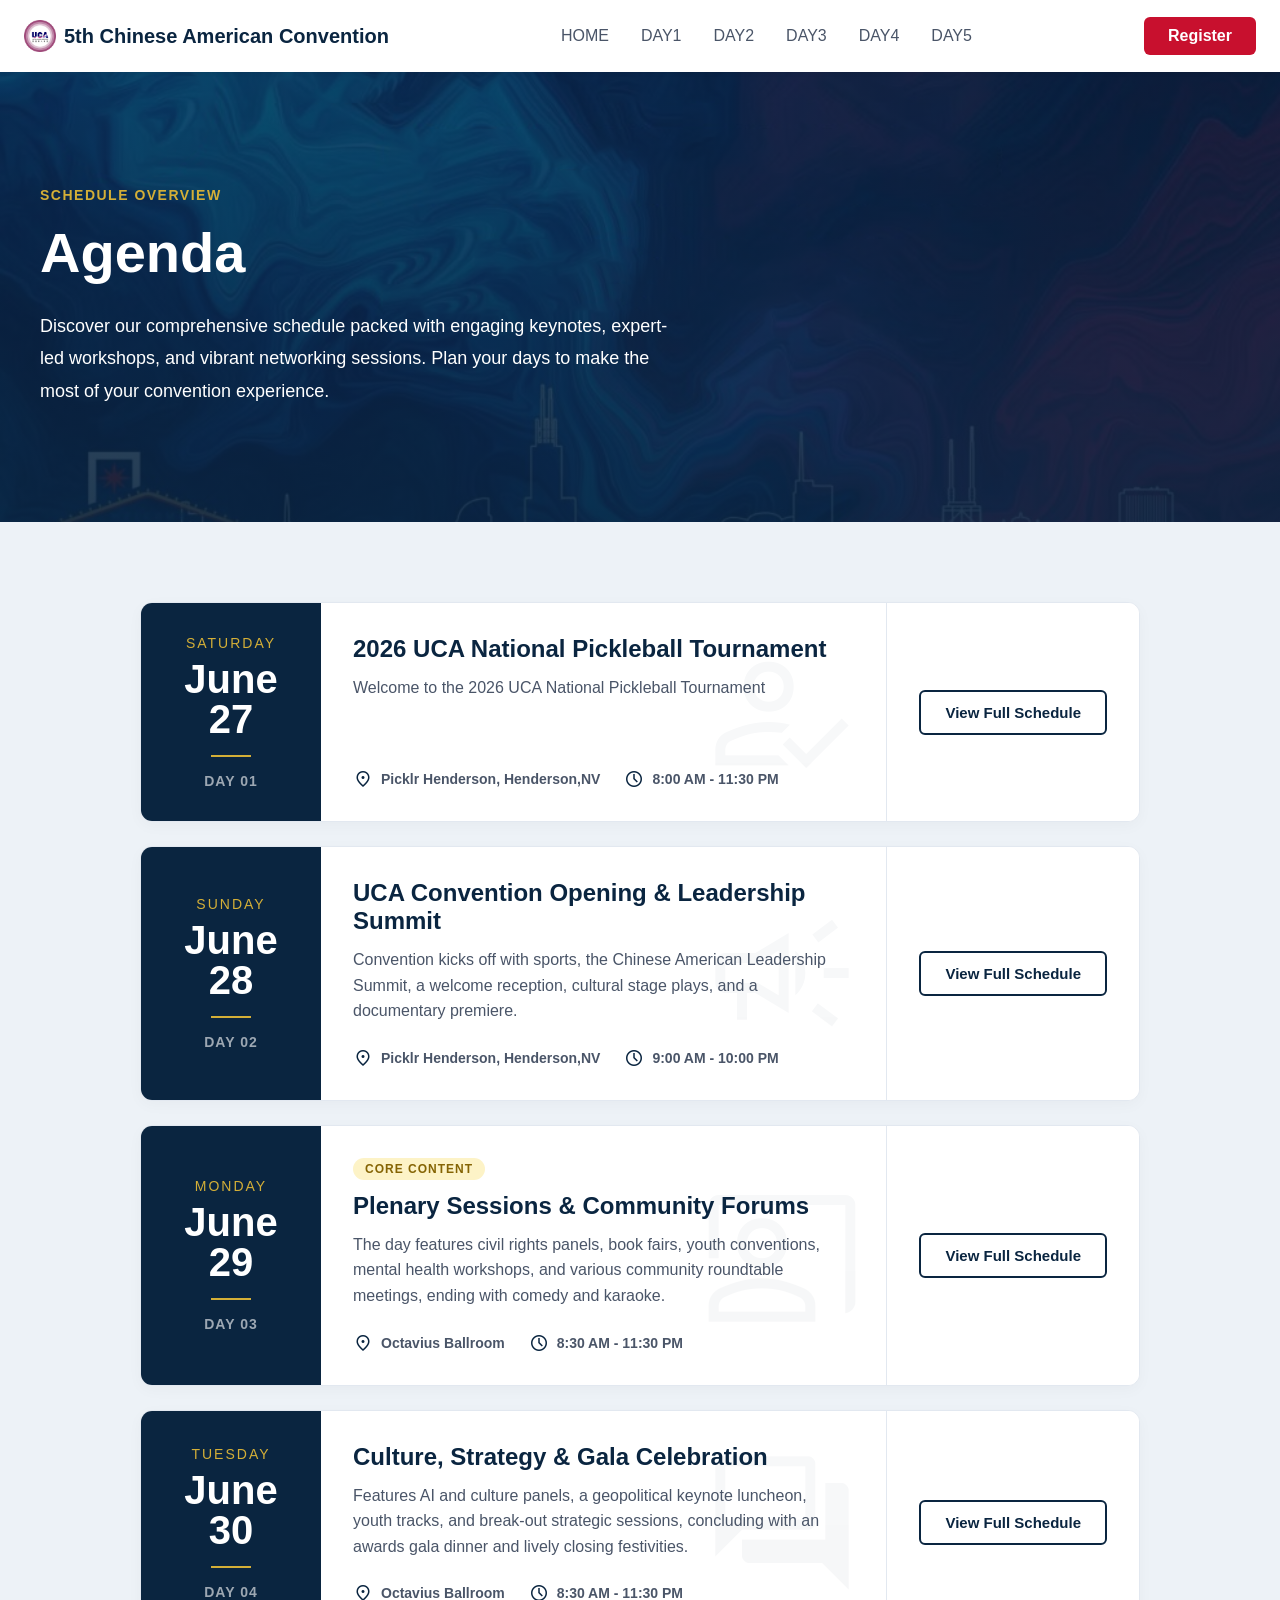
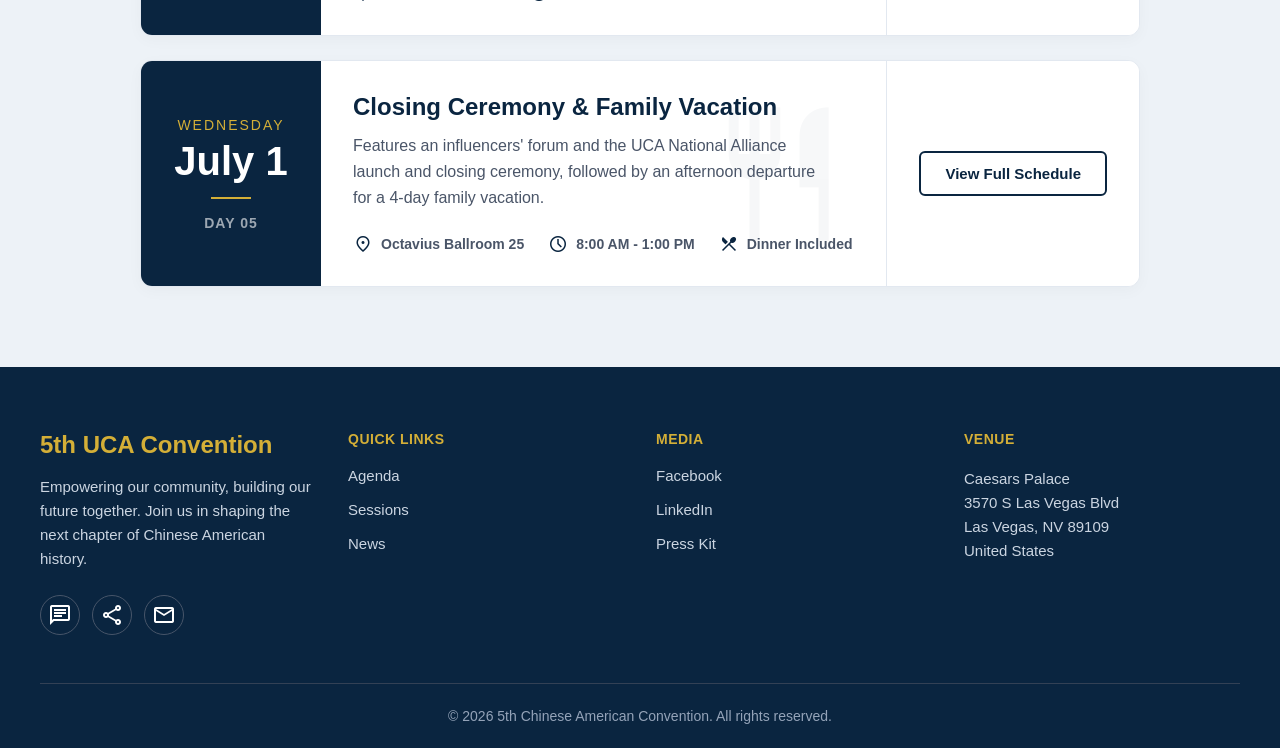
<file: agenda.html>
<!DOCTYPE html>
<html lang="en">

<head>
    <meta charset="UTF-8">
    <meta name="viewport" content="width=device-width, initial-scale=1.0">
    <title>Agenda | 5th Chinese American Convention</title>

    <!-- Google Material Icons -->
    <link rel="stylesheet"
        href="https://fonts.googleapis.com/css2?family=Material+Symbols+Outlined:opsz,wght,FILL,GRAD@24,400,0,0" />

    <link rel="stylesheet" href="global.css">
    <link rel="stylesheet" href="styles/agenda.css">
</head>

<body>
    <!-- Header is injected dynamically here -->
    <div id="header-placeholder"></div>

    <main>
        <!-- Sub-Page Hero Banner Component -->
        <section class="agenda-hero">
            <div class="agenda-hero-container">
                <div class="agenda-hero-content">
                    <span class="agenda-kicker">SCHEDULE OVERVIEW</span>
                    <h1 class="agenda-title">Agenda</h1>
                    <p class="agenda-desc">Discover our comprehensive schedule packed with engaging keynotes, expert-led
                        workshops, and vibrant networking sessions. Plan your days to make the most of your convention
                        experience.</p>
                </div>
            </div>
        </section>

        <!-- Event Schedule Timeline Section -->
        <section class="timeline-section">
            <div class="timeline-container">

                <!-- Timeline Row 1 -->
                <div class="timeline-card">
                    <div class="timeline-date-block">
                        <span class="day-text">SATURDAY</span>
                        <span class="date-text">June 27</span>
                        <hr class="date-divider">
                        <span class="day-label">Day 01</span>
                    </div>
                    <div class="timeline-body">
                        <span class="material-symbols-outlined watermark-icon">how_to_reg</span>
                        <h3 class="timeline-title">2026 UCA National Pickleball Tournament</h3>
                        <p class="timeline-desc">Welcome to the 2026 UCA National Pickleball Tournament</p>
                        <div class="timeline-meta">
                            <span class="meta-item"><span class="material-symbols-outlined">location_on</span> Picklr
                                Henderson, Henderson,NV</span>
                            <span class="meta-item"><span class="material-symbols-outlined">schedule</span> 8:00 AM -
                                11:30 PM</span>
                        </div>
                    </div>
                    <div class="timeline-action">
                        <a href="day1.html" class="btn-ghost-navy">View Full Schedule</a>
                    </div>
                </div>

                <!-- Timeline Row 2 -->
                <div class="timeline-card">
                    <div class="timeline-date-block">
                        <span class="day-text">SUNDAY</span>
                        <span class="date-text">June 28</span>
                        <hr class="date-divider">
                        <span class="day-label">Day 02</span>
                    </div>
                    <div class="timeline-body">
                        <span class="material-symbols-outlined watermark-icon">campaign</span>
                        <h3 class="timeline-title">UCA Convention Opening & Leadership Summit</h3>
                        <p class="timeline-desc">Convention kicks off with sports, the Chinese American Leadership
                            Summit, a welcome reception, cultural stage plays, and a documentary premiere.</p>
                        <div class="timeline-meta">
                            <span class="meta-item"><span class="material-symbols-outlined">location_on</span>Picklr
                                Henderson, Henderson,NV</span>
                            <span class="meta-item"><span class="material-symbols-outlined">schedule</span> 9:00 AM -
                                10:00 PM</span>
                        </div>
                    </div>
                    <div class="timeline-action">
                        <a href="day2.html" class="btn-ghost-navy">View Full Schedule</a>
                    </div>
                </div>

                <!-- Timeline Row 3 (Featuring Core Content Badge) -->
                <div class="timeline-card">
                    <div class="timeline-date-block">
                        <span class="day-text">MONDAY</span>
                        <span class="date-text">June 29</span>
                        <hr class="date-divider">
                        <span class="day-label">Day 03</span>
                    </div>
                    <div class="timeline-body">
                        <span class="material-symbols-outlined watermark-icon">co_present</span>
                        <span class="kicker-badge">CORE CONTENT</span>
                        <h3 class="timeline-title">Plenary Sessions & Community Forums</h3>
                        <p class="timeline-desc">The day features civil rights panels, book fairs, youth conventions,
                            mental health workshops, and various community roundtable meetings, ending with comedy and
                            karaoke.</p>
                        <div class="timeline-meta">
                            <span class="meta-item"><span class="material-symbols-outlined">location_on</span>Octavius
                                Ballroom
                            </span>
                            <span class="meta-item"><span class="material-symbols-outlined">schedule</span> 8:30 AM -
                                11:30 PM</span>
                        </div>
                    </div>
                    <div class="timeline-action">
                        <a href="day3.html" class="btn-ghost-navy">View Full Schedule</a>
                    </div>
                </div>

                <!-- Timeline Row 4 -->
                <div class="timeline-card">
                    <div class="timeline-date-block">
                        <span class="day-text">TUESDAY</span>
                        <span class="date-text">June 30</span>
                        <hr class="date-divider">
                        <span class="day-label">Day 04</span>
                    </div>
                    <div class="timeline-body">
                        <span class="material-symbols-outlined watermark-icon">forum</span>
                        <h3 class="timeline-title">Culture, Strategy & Gala Celebration</h3>
                        <p class="timeline-desc">Features AI and culture panels, a geopolitical keynote luncheon, youth
                            tracks, and break-out strategic sessions, concluding with an awards gala dinner and lively
                            closing festivities.</p>
                        <div class="timeline-meta">
                            <span class="meta-item"><span class="material-symbols-outlined">location_on</span>
                                Octavius Ballroom</span>
                            <span class="meta-item"><span class="material-symbols-outlined">schedule</span> 8:30 AM -
                                11:30 PM</span>
                        </div>
                    </div>
                    <div class="timeline-action">
                        <a href="day4.html" class="btn-ghost-navy">View Full Schedule</a>
                    </div>
                </div>

                <!-- Timeline Row 5 -->
                <div class="timeline-card">
                    <div class="timeline-date-block">
                        <span class="day-text">WEDNESDAY</span>
                        <span class="date-text">July 1</span>
                        <hr class="date-divider">
                        <span class="day-label">Day 05</span>
                    </div>
                    <div class="timeline-body">
                        <span class="material-symbols-outlined watermark-icon">restaurant</span>
                        <h3 class="timeline-title">Closing Ceremony & Family Vacation</h3>
                        <p class="timeline-desc">Features an influencers' forum and the UCA National Alliance launch and
                            closing ceremony, followed by an afternoon departure for a 4-day family vacation.</p>
                        <div class="timeline-meta">
                            <span class="meta-item"><span class="material-symbols-outlined">location_on</span> Octavius
                                Ballroom 25</span>
                            <span class="meta-item"><span class="material-symbols-outlined">schedule</span> 8:00 AM -
                                1:00 PM</span>
                            <span class="meta-item"><span class="material-symbols-outlined">restaurant_menu</span>
                                Dinner Included</span>
                        </div>
                    </div>
                    <div class="timeline-action">
                        <a href="day5.html" class="btn-ghost-navy">View Full Schedule</a>
                    </div>
                </div>

            </div>
        </section>
    </main>

    <!-- Footer is injected dynamically here -->
    <div id="footer-placeholder"></div>

    <script src="global.js"></script>
    <script src="scripts/agenda.js"></script>
</body>

</html>
</file>
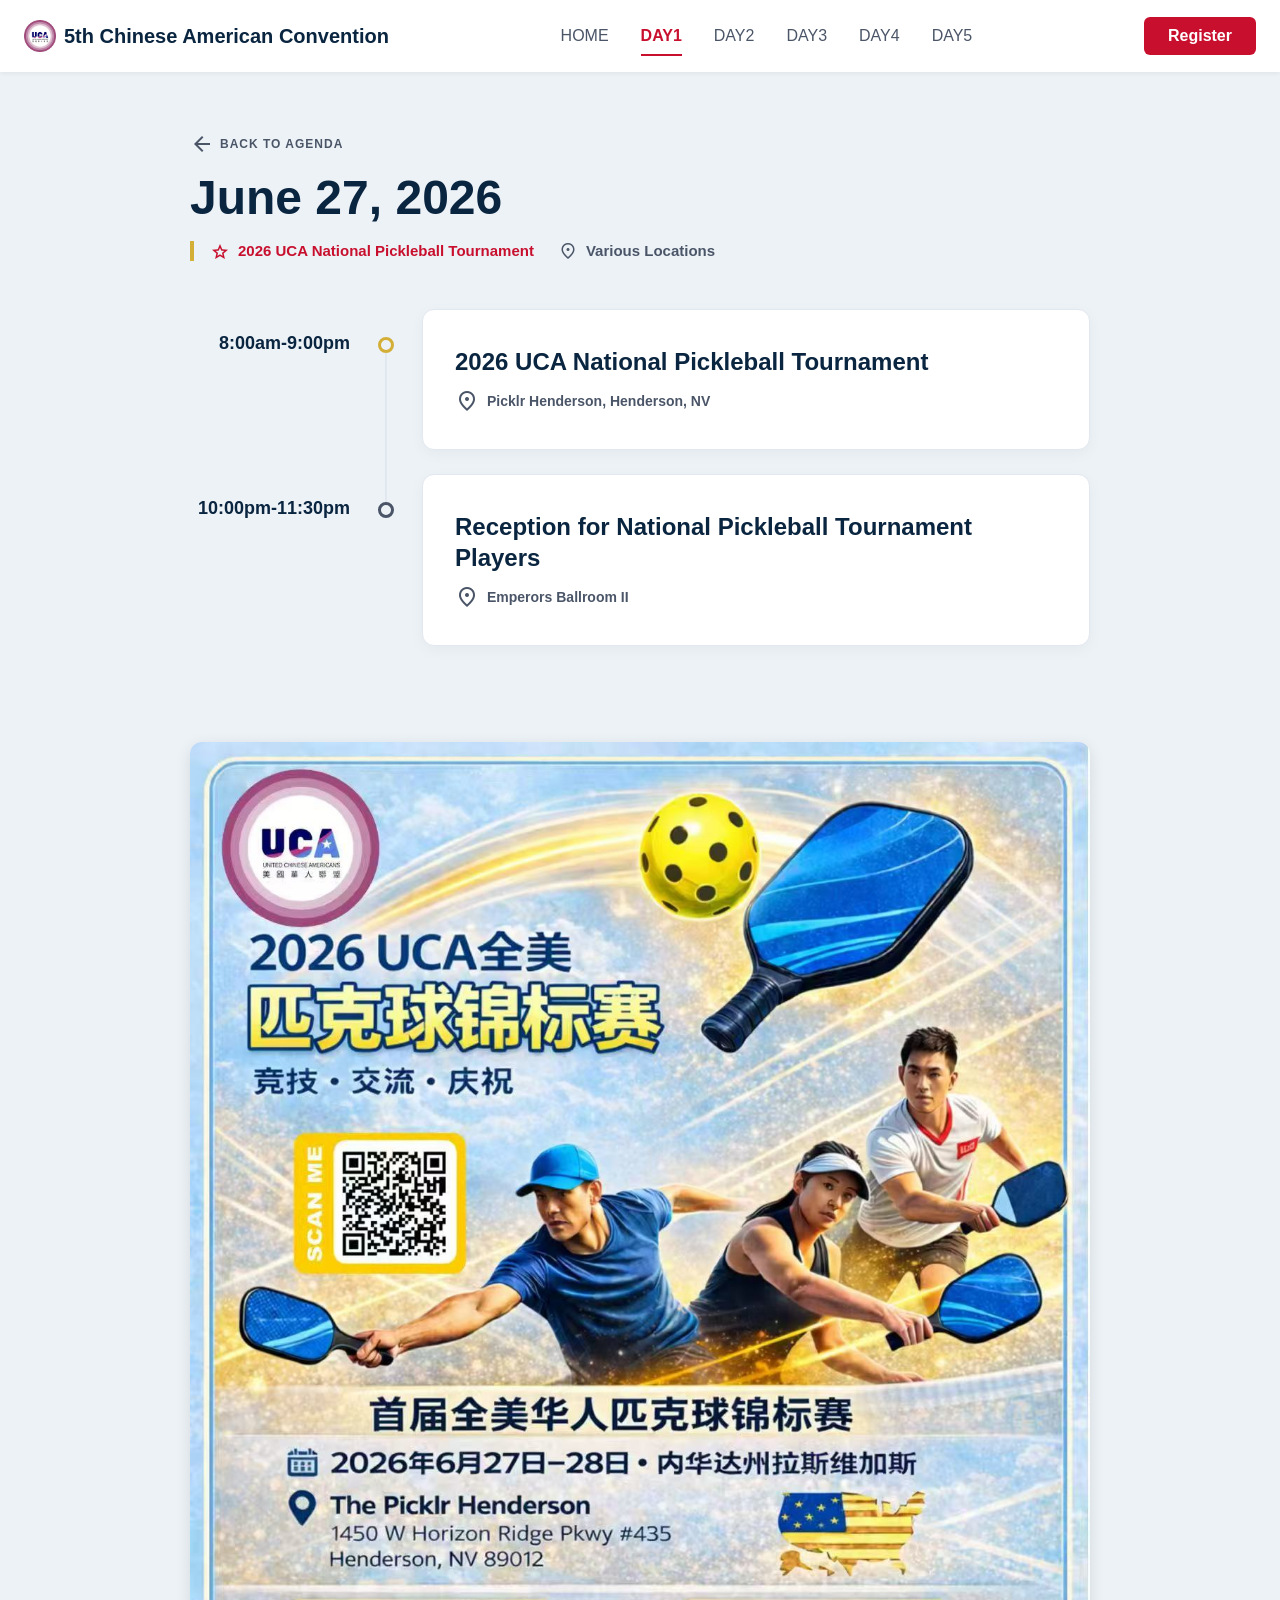
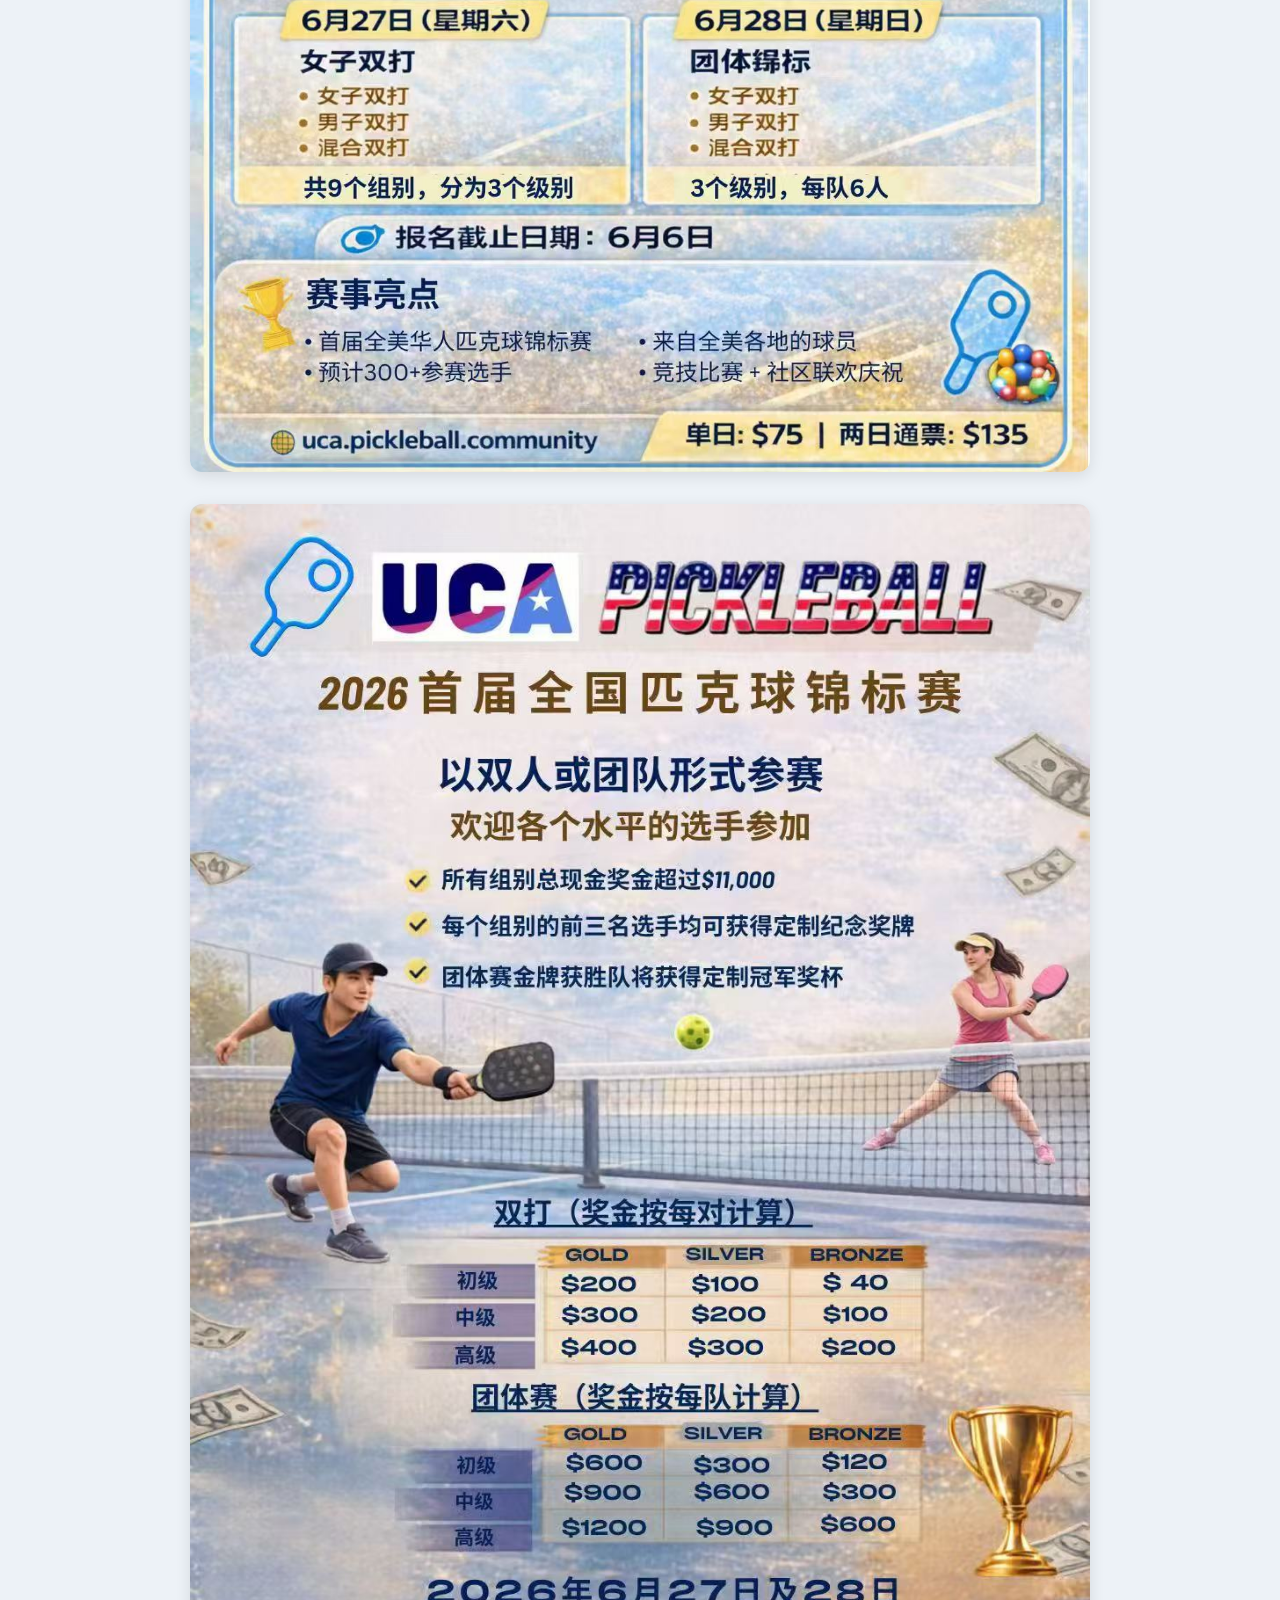
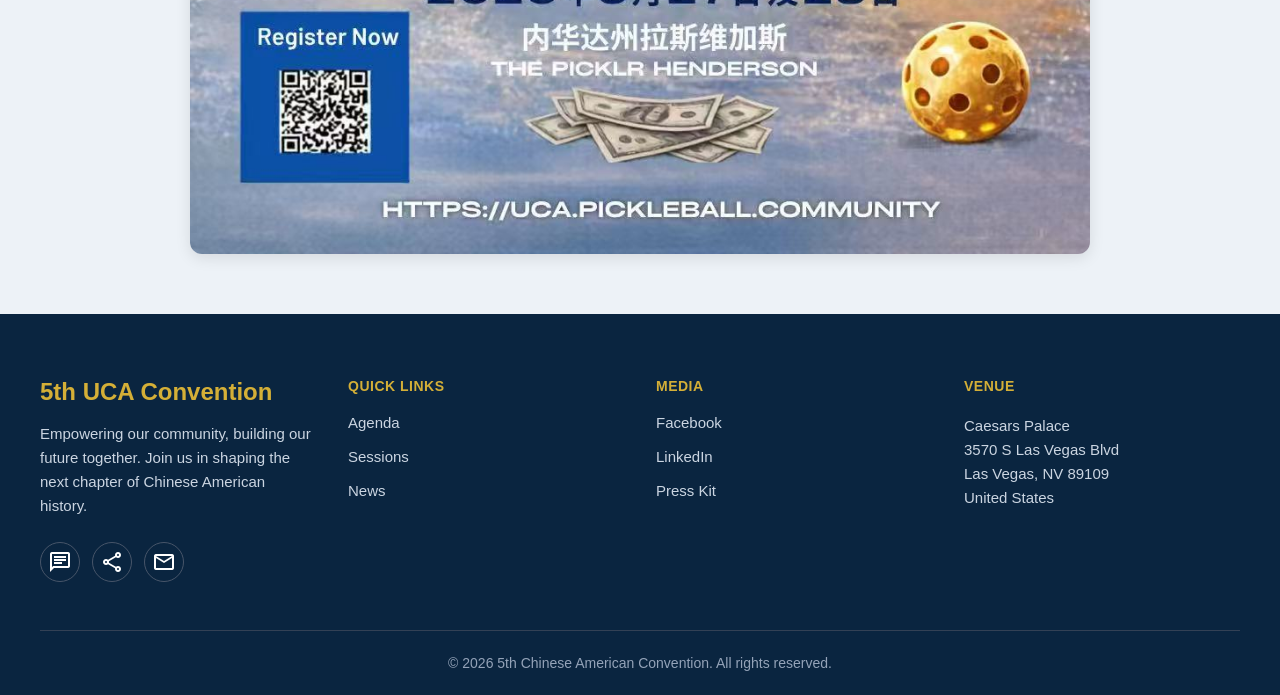
<file: day1.html>
<!DOCTYPE html>
<html lang="en">

<head>
    <meta charset="UTF-8">
    <meta name="viewport" content="width=device-width, initial-scale=1.0">
    <title>Day 1 Itinerary | 5th Chinese American Convention</title>

    <!-- Google Material Icons -->
    <link rel="stylesheet"
        href="https://fonts.googleapis.com/css2?family=Material+Symbols+Outlined:opsz,wght,FILL,GRAD@24,400,0,0" />

    <link rel="stylesheet" href="global.css">
    <link rel="stylesheet" href="styles/day1.css">
</head>

<body>
    <!-- Header is injected dynamically here -->
    <div id="header-placeholder"></div>

    <main class="itinerary-page">
        <div class="itinerary-container">
            
            <!-- 1. Viewport Header & Page Navigation -->
            <div class="itinerary-header">
                <a href="agenda.html" class="back-link">
                    <span class="material-symbols-outlined">arrow_back</span> BACK TO AGENDA
                </a>
                <h1 class="itinerary-date">June 27, 2026</h1>
                
                <div class="itinerary-meta">
                    <div class="meta-item accent-red">
                        <span class="material-symbols-outlined">star</span> 2026 UCA National Pickleball Tournament
                    </div>
                    <div class="meta-item">
                        <span class="material-symbols-outlined">location_on</span> Various Locations
                    </div>
                </div>
            </div>

            <!-- 2. Timeline Tree Architecture -->
            <div class="timeline-tree">
                
                <!-- Timeline Item 1 -->
                <div class="timeline-item">
                    <div class="timeline-time">
                        <span>8:00am-9:00pm</span>
                    </div>
                    <div class="timeline-marker">
                        <div class="marker-ring ring-gold"></div>
                        <div class="marker-line"></div>
                    </div>
                    <div class="timeline-content light-card">
                        <span class="card-kicker"></span>
                        <h3 class="card-title">2026 UCA National Pickleball Tournament</h3>
                        <div class="card-meta">
                            <span class="material-symbols-outlined">location_on</span> Picklr Henderson, Henderson, NV
                        </div>
                        <p class="card-desc"></p>
                    </div>
                </div>

                <!-- Timeline Item 2 -->
                <div class="timeline-item">
                    <div class="timeline-time">
                        <span>10:00pm-11:30pm</span>
                    </div>
                    <div class="timeline-marker">
                        <div class="marker-ring ring-gray"></div>
                        <!-- No connecting line for the final daily item -->
                    </div>
                    <div class="timeline-content light-card">
                        <span class="card-kicker"></span>
                        <h3 class="card-title">Reception for National Pickleball Tournament Players</h3>
                        <div class="card-meta">
                            <span class="material-symbols-outlined">location_on</span> Emperors Ballroom II
                        </div>
                        <p class="card-desc"></p>
                    </div>
                </div>

            </div>

            <!-- Additional Event Images -->
            <div class="itinerary-images" style="display: flex; flex-direction: column; gap: 32px; align-items: center; margin-top: 24px;">
                <img src="images/pickball1.jpg" alt="2026 UCA National Pickleball Tournament" style="max-width: 100%; border-radius: 12px; box-shadow: 0 4px 15px rgba(0, 0, 0, 0.1);">
                <img src="images/pickball2.jpg" alt="2026 UCA National Pickleball Tournament Details" style="max-width: 100%; border-radius: 12px; box-shadow: 0 4px 15px rgba(0, 0, 0, 0.1);">
            </div>
        </div>
    </main>

    <!-- Footer is injected dynamically here -->
    <div id="footer-placeholder"></div>

    <script src="global.js"></script>
    <script src="scripts/agenda.js"></script>
</body>

</html>
</file>
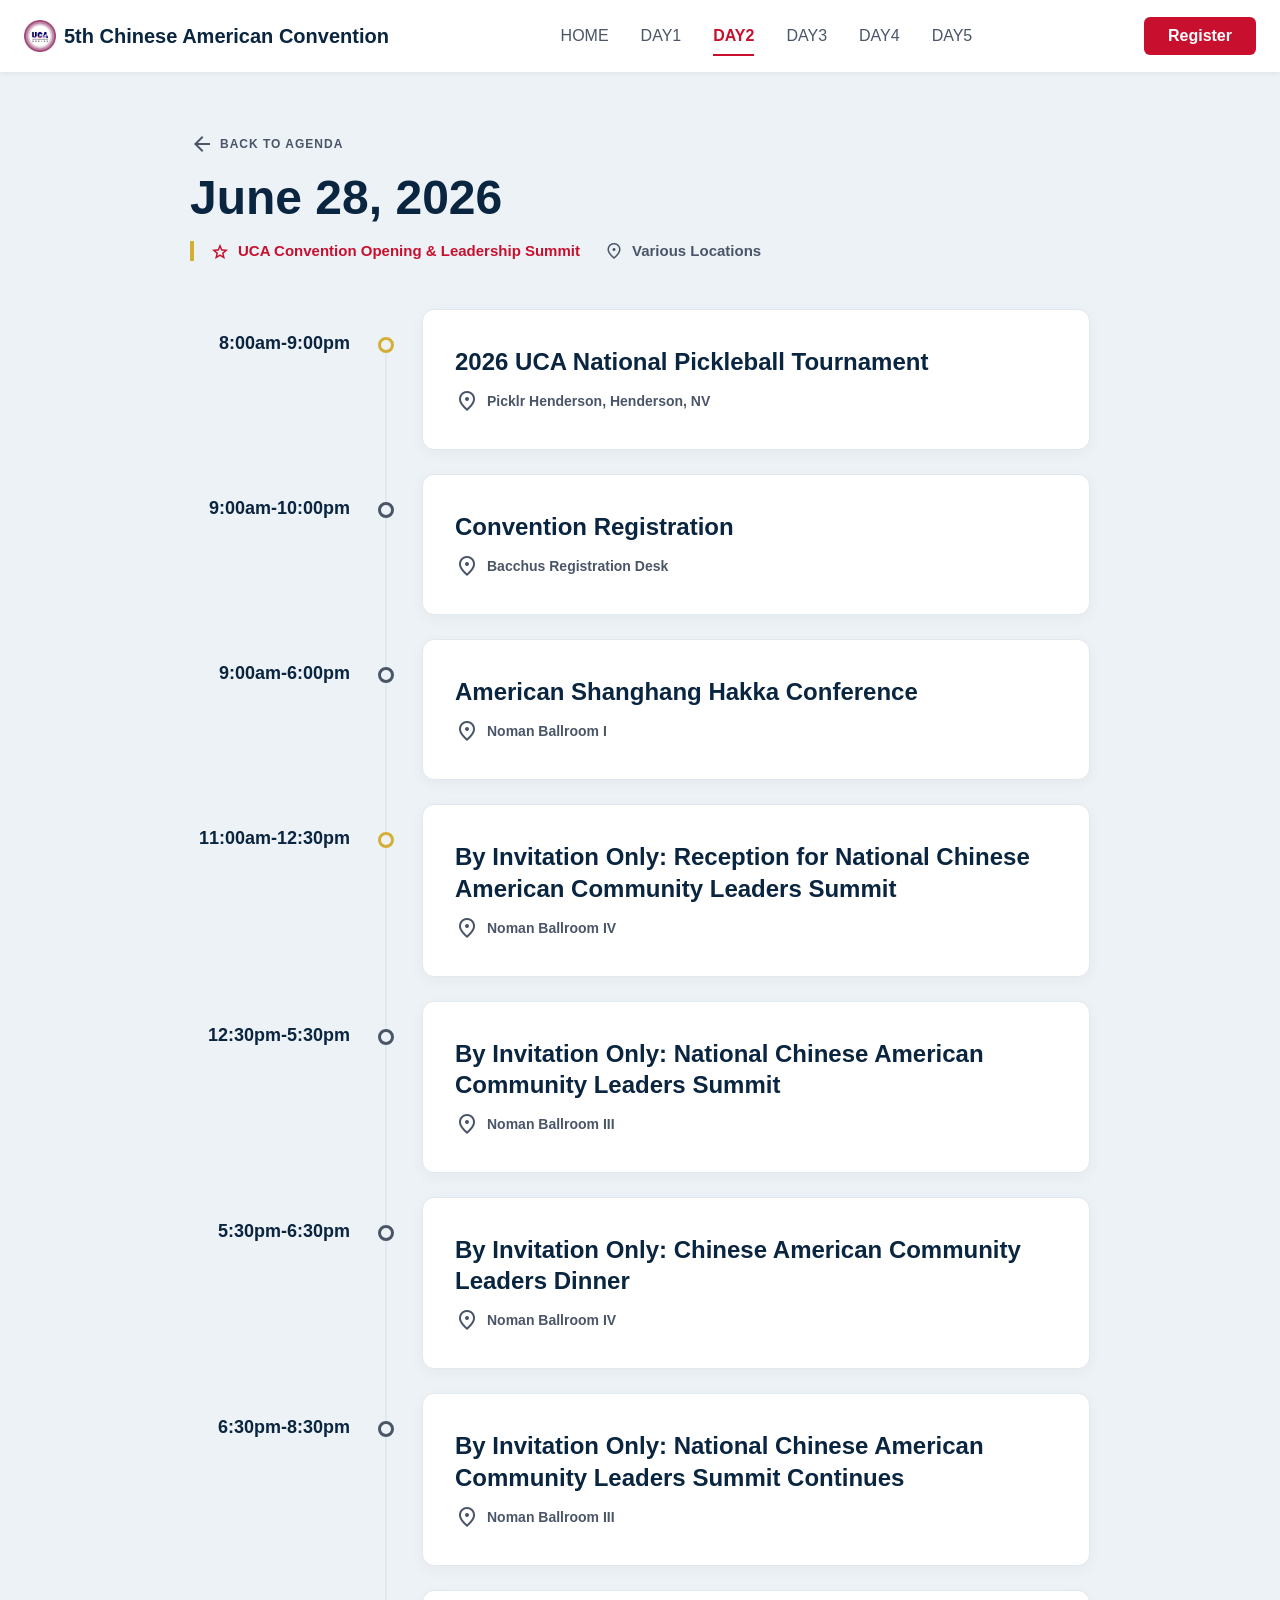
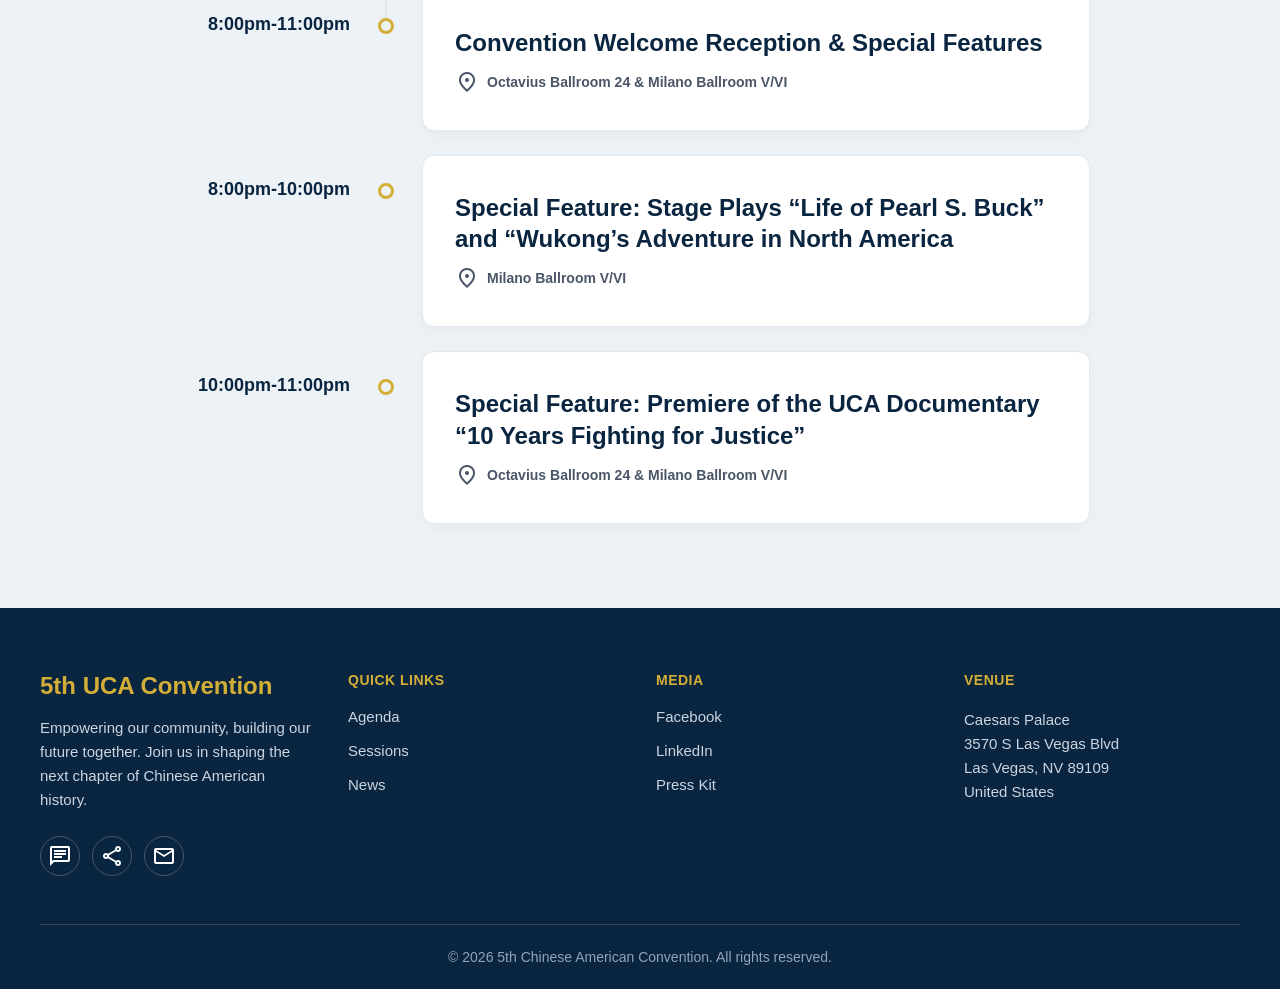
<file: day2.html>
<!DOCTYPE html>
<html lang="en">

<head>
    <meta charset="UTF-8">
    <meta name="viewport" content="width=device-width, initial-scale=1.0">
    <title>Day 2 Itinerary | 5th Chinese American Convention</title>

    <!-- Google Material Icons -->
    <link rel="stylesheet"
        href="https://fonts.googleapis.com/css2?family=Material+Symbols+Outlined:opsz,wght,FILL,GRAD@24,400,0,0" />

    <link rel="stylesheet" href="global.css">
    <link rel="stylesheet" href="styles/day1.css">
</head>

<body>
    <div id="header-placeholder"></div>

    <main class="itinerary-page">
        <div class="itinerary-container">

            <div class="itinerary-header">
                <a href="agenda.html" class="back-link">
                    <span class="material-symbols-outlined">arrow_back</span> BACK TO AGENDA
                </a>
                <h1 class="itinerary-date">June 28, 2026</h1>

                <div class="itinerary-meta">
                    <div class="meta-item accent-red">
                        <span class="material-symbols-outlined">star</span> UCA Convention Opening & Leadership Summit
                    </div>
                    <div class="meta-item">
                        <span class="material-symbols-outlined">location_on</span> Various Locations
                    </div>
                </div>
            </div>

            <div class="timeline-tree">

                <div class="timeline-item">
                    <div class="timeline-time">
                        <span>8:00am-9:00pm</span>
                    </div>
                    <div class="timeline-marker">
                        <div class="marker-ring ring-gold"></div>
                        <div class="marker-line"></div>
                    </div>
                    <div class="timeline-content light-card">
                        <span class="card-kicker"></span>
                        <h3 class="card-title">2026 UCA National Pickleball Tournament</h3>
                        <div class="card-meta">
                            <span class="material-symbols-outlined">location_on</span> Picklr Henderson, Henderson, NV
                        </div>
                        <p class="card-desc"></p>
                    </div>
                </div>

                <div class="timeline-item">
                    <div class="timeline-time">
                        <span>9:00am-10:00pm</span>
                    </div>
                    <div class="timeline-marker">
                        <div class="marker-ring ring-gray"></div>
                        <div class="marker-line"></div>
                    </div>
                    <div class="timeline-content light-card">
                        <span class="card-kicker"></span>
                        <h3 class="card-title">Convention Registration</h3>
                        <div class="card-meta">
                            <span class="material-symbols-outlined">location_on</span> Bacchus Registration Desk
                        </div>
                        <p class="card-desc"></p>
                    </div>
                </div>

                <div class="timeline-item">
                    <div class="timeline-time">
                        <span>9:00am-6:00pm</span>
                    </div>
                    <div class="timeline-marker">
                        <div class="marker-ring ring-gray"></div>
                        <div class="marker-line"></div>
                    </div>
                    <div class="timeline-content light-card">
                        <span class="card-kicker"></span>
                        <h3 class="card-title">American Shanghang Hakka Conference</h3>
                        <div class="card-meta">
                            <span class="material-symbols-outlined">location_on</span> Noman Ballroom I
                        </div>
                        <p class="card-desc"></p>
                    </div>
                </div>

                <div class="timeline-item">
                    <div class="timeline-time">
                        <span>11:00am-12:30pm</span>
                    </div>
                    <div class="timeline-marker">
                        <div class="marker-ring ring-gold"></div>
                        <div class="marker-line"></div>
                    </div>
                    <div class="timeline-content light-card">
                        <span class="card-kicker"></span>
                        <h3 class="card-title">By Invitation Only: Reception for National Chinese American Community
                            Leaders Summit</h3>
                        <div class="card-meta">
                            <span class="material-symbols-outlined">location_on</span> Noman Ballroom IV
                        </div>
                        <p class="card-desc"></p>
                    </div>
                </div>

                <div class="timeline-item">
                    <div class="timeline-time">
                        <span>12:30pm-5:30pm</span>
                    </div>
                    <div class="timeline-marker">
                        <div class="marker-ring ring-gray"></div>
                        <div class="marker-line"></div>
                    </div>
                    <div class="timeline-content light-card">
                        <span class="card-kicker"></span>
                        <h3 class="card-title">By Invitation Only: National Chinese American Community Leaders Summit
                        </h3>
                        <div class="card-meta">
                            <span class="material-symbols-outlined">location_on</span> Noman Ballroom III
                        </div>
                        <p class="card-desc"></p>
                    </div>
                </div>

                <div class="timeline-item">
                    <div class="timeline-time">
                        <span>5:30pm-6:30pm</span>
                    </div>
                    <div class="timeline-marker">
                        <div class="marker-ring ring-gray"></div>
                        <div class="marker-line"></div>
                    </div>
                    <div class="timeline-content light-card">
                        <span class="card-kicker"></span>
                        <h3 class="card-title">By Invitation Only: Chinese American Community Leaders Dinner</h3>
                        <div class="card-meta">
                            <span class="material-symbols-outlined">location_on</span> Noman Ballroom IV
                        </div>
                        <p class="card-desc"></p>
                    </div>
                </div>

                <div class="timeline-item">
                    <div class="timeline-time">
                        <span>6:30pm-8:30pm</span>
                    </div>
                    <div class="timeline-marker">
                        <div class="marker-ring ring-gray"></div>
                        <div class="marker-line"></div>
                    </div>
                    <div class="timeline-content light-card">
                        <span class="card-kicker"></span>
                        <h3 class="card-title">By Invitation Only: National Chinese American Community Leaders Summit
                            Continues</h3>
                        <div class="card-meta">
                            <span class="material-symbols-outlined">location_on</span> Noman Ballroom III
                        </div>
                        <p class="card-desc"></p>
                    </div>
                </div>

                <div class="timeline-item">
                    <div class="timeline-time">
                        <span>8:00pm-11:00pm</span>
                    </div>
                    <div class="timeline-marker">
                        <div class="marker-ring ring-gold"></div>
                    </div>
                    <div class="timeline-content light-card">
                        <span class="card-kicker"></span>
                        <h3 class="card-title">Convention Welcome Reception & Special Features</h3>
                        <div class="card-meta">
                            <span class="material-symbols-outlined">location_on</span> Octavius Ballroom 24 & Milano
                            Ballroom V/VI
                        </div>
                        <p class="card-desc"></p>
                    </div>
                </div>

                <div class="timeline-item">
                    <div class="timeline-time">
                        <span>8:00pm-10:00pm</span>
                    </div>
                    <div class="timeline-marker">
                        <div class="marker-ring ring-gold"></div>
                    </div>
                    <div class="timeline-content light-card">
                        <span class="card-kicker"></span>
                        <h3 class="card-title">Special Feature: Stage Plays “Life of Pearl S. Buck” and “Wukong’s
                            Adventure in North America</h3>
                        <div class="card-meta">
                            <span class="material-symbols-outlined">location_on</span>Milano Ballroom V/VI
                        </div>
                        <p class="card-desc"></p>
                    </div>
                </div>

                <div class="timeline-item">
                    <div class="timeline-time">
                        <span>10:00pm-11:00pm</span>
                    </div>
                    <div class="timeline-marker">
                        <div class="marker-ring ring-gold"></div>
                    </div>
                    <div class="timeline-content light-card">
                        <span class="card-kicker"></span>
                        <h3 class="card-title">Special Feature: Premiere of the UCA Documentary “10 Years Fighting for Justice”</h3>
                        <div class="card-meta">
                            <span class="material-symbols-outlined">location_on</span> Octavius Ballroom 24 & Milano
                            Ballroom V/VI
                        </div>
                        <p class="card-desc"></p>
                    </div>
                </div>

            </div>
        </div>
    </main>

    <div id="footer-placeholder"></div>

    <script src="global.js"></script>
    <script src="scripts/agenda.js"></script>
</body>

</html>
</file>
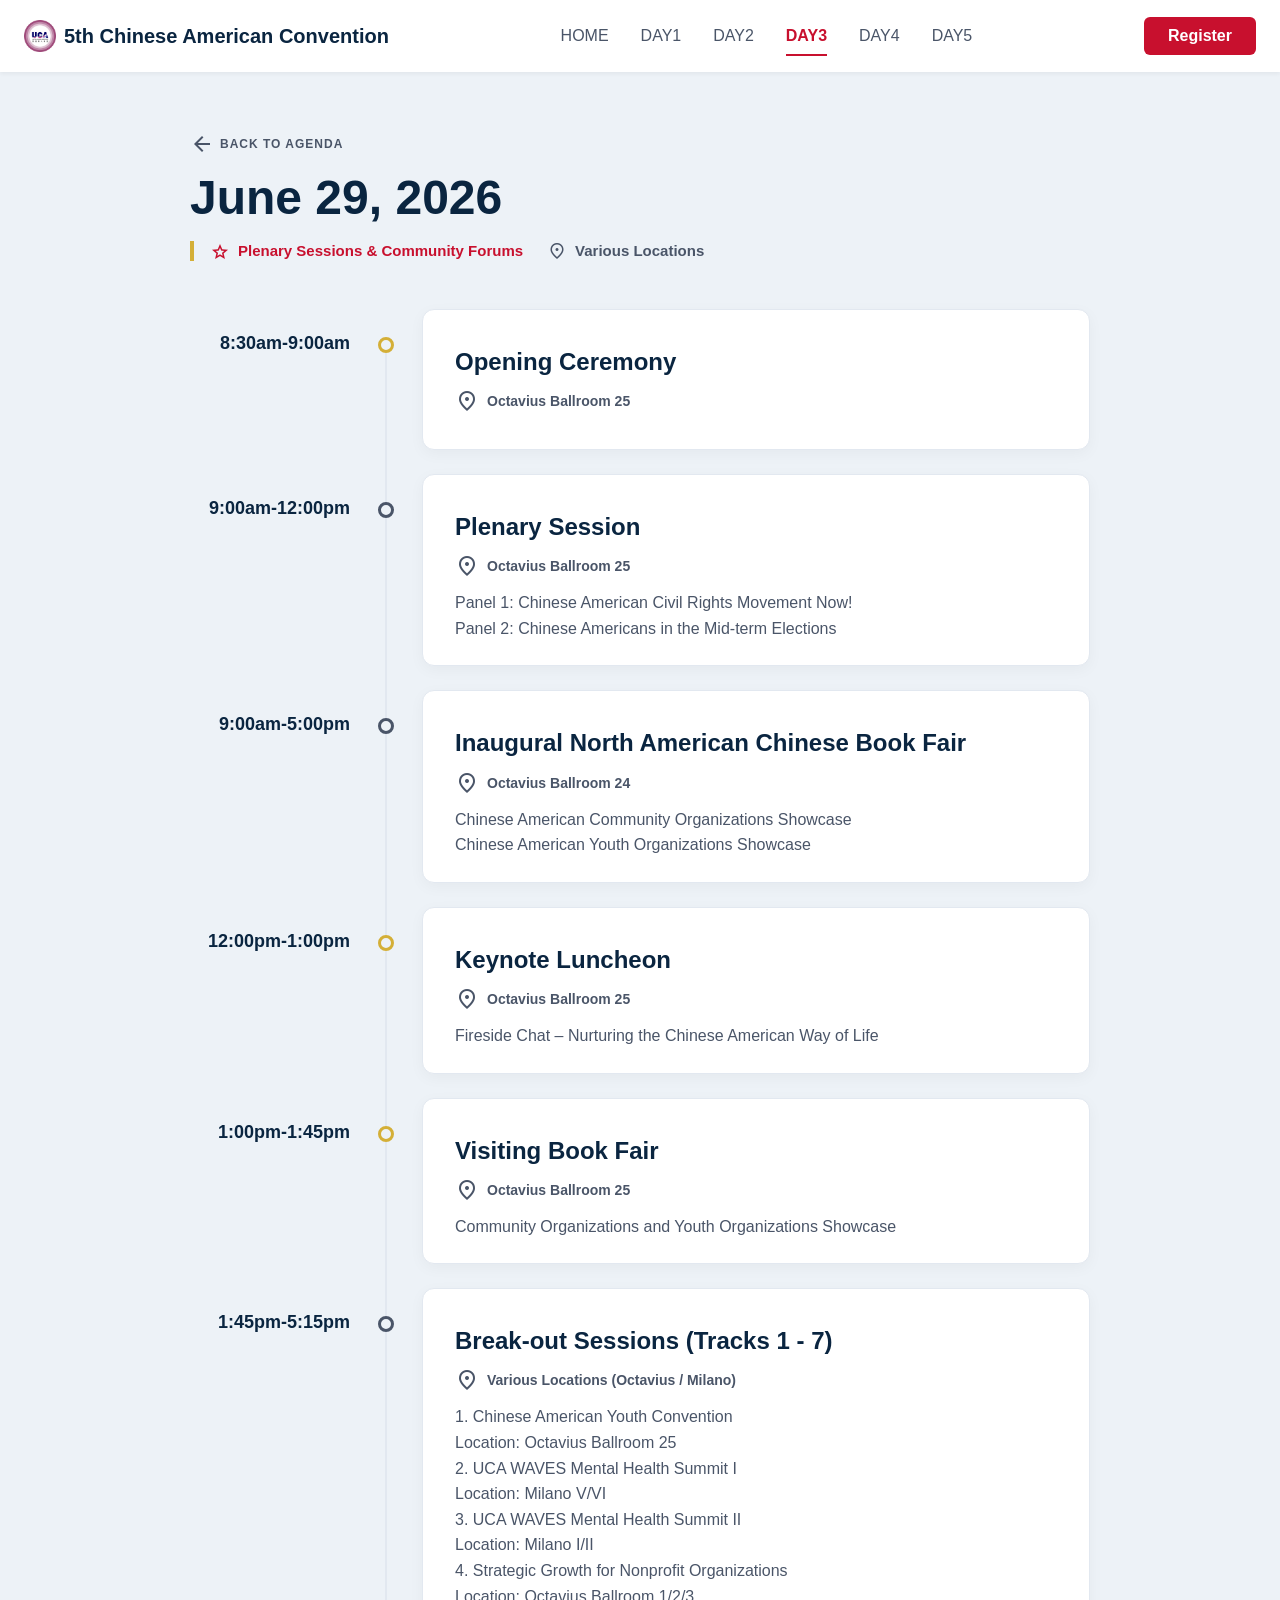
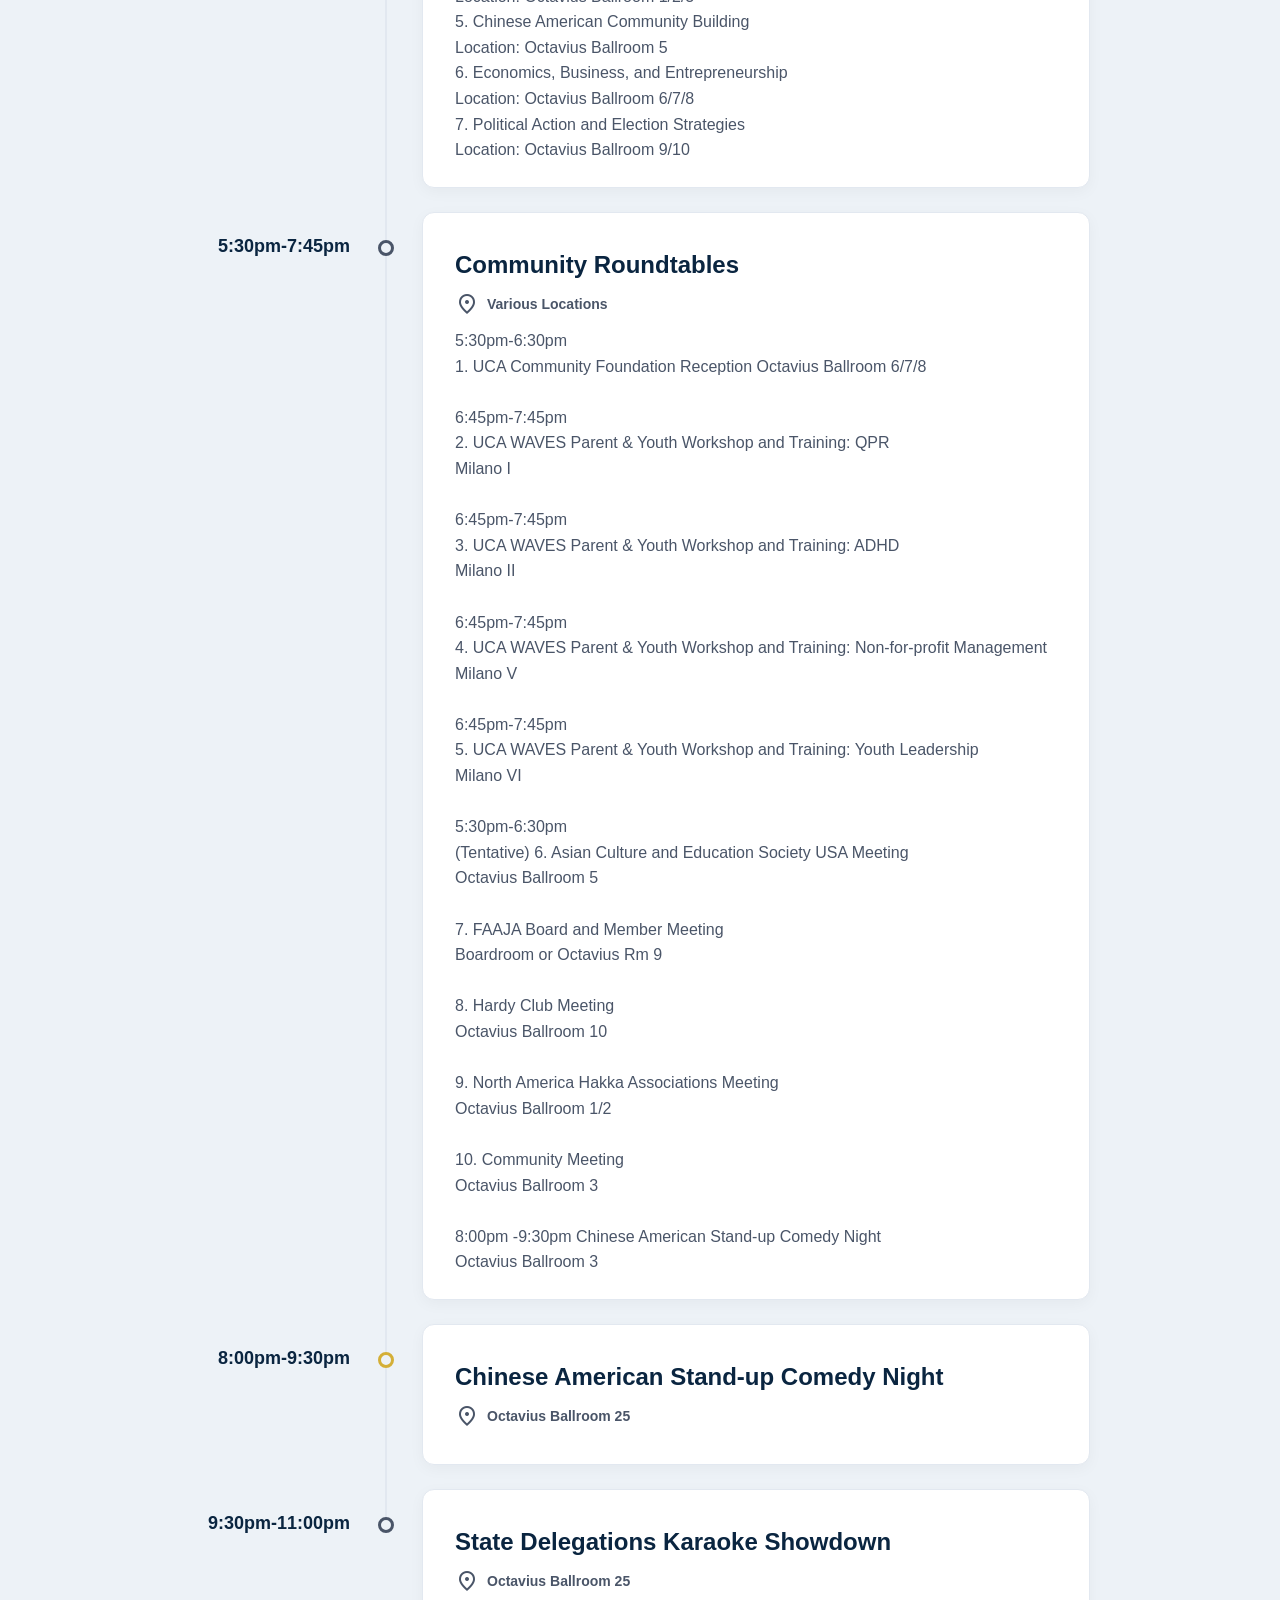
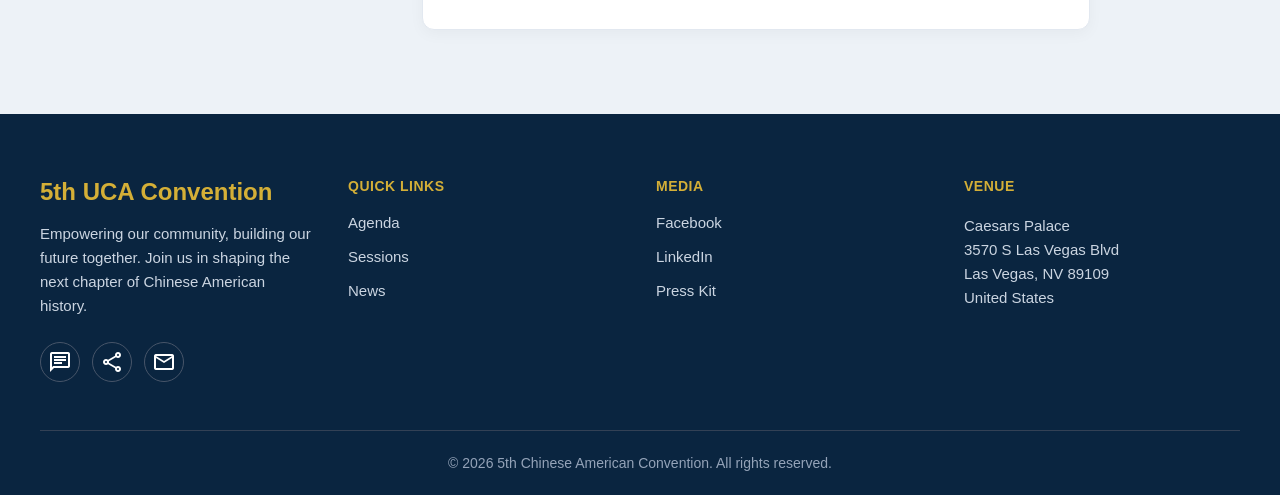
<file: day3.html>
<!DOCTYPE html>
<html lang="en">

<head>
    <meta charset="UTF-8">
    <meta name="viewport" content="width=device-width, initial-scale=1.0">
    <title>Day 3 Itinerary | 5th Chinese American Convention</title>

    <!-- Google Material Icons -->
    <link rel="stylesheet"
        href="https://fonts.googleapis.com/css2?family=Material+Symbols+Outlined:opsz,wght,FILL,GRAD@24,400,0,0" />

    <link rel="stylesheet" href="global.css">
    <link rel="stylesheet" href="styles/day1.css">
</head>

<body>
    <div id="header-placeholder"></div>

    <main class="itinerary-page">
        <div class="itinerary-container">

            <div class="itinerary-header">
                <a href="agenda.html" class="back-link">
                    <span class="material-symbols-outlined">arrow_back</span> BACK TO AGENDA
                </a>
                <h1 class="itinerary-date">June 29, 2026</h1>

                <div class="itinerary-meta">
                    <div class="meta-item accent-red">
                        <span class="material-symbols-outlined">star</span> Plenary Sessions & Community Forums
                    </div>
                    <div class="meta-item">
                        <span class="material-symbols-outlined">location_on</span> Various Locations
                    </div>
                </div>
            </div>

            <div class="timeline-tree">

                <div class="timeline-item">
                    <div class="timeline-time">
                        <span>8:30am-9:00am</span>
                    </div>
                    <div class="timeline-marker">
                        <div class="marker-ring ring-gold"></div>
                        <div class="marker-line"></div>
                    </div>
                    <div class="timeline-content light-card">
                        <span class="card-kicker"></span>
                        <h3 class="card-title">Opening Ceremony</h3>
                        <div class="card-meta">
                            <span class="material-symbols-outlined">location_on</span> Octavius Ballroom 25
                        </div>
                        <p class="card-desc"></p>
                    </div>
                </div>

                <div class="timeline-item">
                    <div class="timeline-time">
                        <span>9:00am-12:00pm</span>
                    </div>
                    <div class="timeline-marker">
                        <div class="marker-ring ring-gray"></div>
                        <div class="marker-line"></div>
                    </div>
                    <div class="timeline-content light-card">
                        <span class="card-kicker"></span>
                        <h3 class="card-title">Plenary Session</h3>
                        <div class="card-meta">
                            <span class="material-symbols-outlined">location_on</span> Octavius Ballroom 25
                        </div>
                        <p class="card-desc">Panel 1: Chinese American Civil Rights Movement Now! <br>
                            Panel 2: Chinese Americans in the Mid-term Elections</p>
                    </div>
                </div>

                <div class="timeline-item">
                    <div class="timeline-time">
                        <span>9:00am-5:00pm</span>
                    </div>
                    <div class="timeline-marker">
                        <div class="marker-ring ring-gray"></div>
                        <div class="marker-line"></div>
                    </div>
                    <div class="timeline-content light-card">
                        <span class="card-kicker"></span>
                        <h3 class="card-title">Inaugural North American Chinese Book Fair</h3>
                        <div class="card-meta">
                            <span class="material-symbols-outlined">location_on</span> Octavius Ballroom 24
                        </div>
                        <p class="card-desc">Chinese American Community Organizations Showcase<br>
                            Chinese American Youth Organizations Showcase</p>
                    </div>
                </div>

                <div class="timeline-item">
                    <div class="timeline-time">
                        <span>12:00pm-1:00pm</span>
                    </div>
                    <div class="timeline-marker">
                        <div class="marker-ring ring-gold"></div>
                        <div class="marker-line"></div>
                    </div>
                    <div class="timeline-content light-card">
                        <span class="card-kicker"></span>
                        <h3 class="card-title">Keynote Luncheon</h3>
                        <div class="card-meta">
                            <span class="material-symbols-outlined">location_on</span> Octavius Ballroom 25
                        </div>
                        <p class="card-desc">Fireside Chat – Nurturing the Chinese American Way of Life</p>
                    </div>
                </div>

                <div class="timeline-item">
                    <div class="timeline-time">
                        <span>1:00pm-1:45pm</span>
                    </div>
                    <div class="timeline-marker">
                        <div class="marker-ring ring-gold"></div>
                        <div class="marker-line"></div>
                    </div>
                    <div class="timeline-content light-card">
                        <span class="card-kicker"></span>
                        <h3 class="card-title">Visiting Book Fair</h3>
                        <div class="card-meta">
                            <span class="material-symbols-outlined">location_on</span> Octavius Ballroom 25
                        </div>
                        <p class="card-desc">Community Organizations and Youth Organizations Showcase</p>
                    </div>
                </div>

                <div class="timeline-item">
                    <div class="timeline-time">
                        <span>1:45pm-5:15pm</span>
                    </div>
                    <div class="timeline-marker">
                        <div class="marker-ring ring-gray"></div>
                        <div class="marker-line"></div>
                    </div>
                    <div class="timeline-content light-card">
                        <span class="card-kicker"></span>
                        <h3 class="card-title">Break-out Sessions (Tracks 1 - 7)</h3>
                        <div class="card-meta">
                            <span class="material-symbols-outlined">location_on</span> Various Locations (Octavius /
                            Milano)
                        </div>
                        <p class="card-desc">1. Chinese American Youth Convention <br>Location: Octavius Ballroom 25
                            <br>
                            2. UCA WAVES Mental Health Summit I <br>Location: Milano V/VI<br>
                            3. UCA WAVES Mental Health Summit II <br>Location: Milano I/II<br>
                            4. Strategic Growth for Nonprofit Organizations <br>Location: Octavius Ballroom 1/2/3<br>
                            5. Chinese American Community Building <br>Location: Octavius Ballroom 5<br>
                            6. Economics, Business, and Entrepreneurship <br>Location: Octavius Ballroom 6/7/8<br>
                            7. Political Action and Election Strategies <br>Location: Octavius Ballroom 9/10</p>
                    </div>
                </div>

                <div class="timeline-item">
                    <div class="timeline-time">
                        <span>5:30pm-7:45pm</span>
                    </div>
                    <div class="timeline-marker">
                        <div class="marker-ring ring-gray"></div>
                        <div class="marker-line"></div>
                    </div>
                    <div class="timeline-content light-card">
                        <span class="card-kicker"></span>
                        <h3 class="card-title">Community Roundtables</h3>
                        <div class="card-meta">
                            <span class="material-symbols-outlined">location_on</span> Various Locations
                        </div>
                        <p class="card-desc">5:30pm-6:30pm<br>
                            1. UCA Community Foundation Reception
                            Octavius Ballroom 6/7/8<br>
                            <br>
                            6:45pm-7:45pm <br>
                            2. UCA WAVES Parent & Youth Workshop and Training: QPR<br>
                            Milano I<br>
                            <br>
                            6:45pm-7:45pm <br>
                            3. UCA WAVES Parent & Youth Workshop and
                            Training: ADHD<br>
                            Milano II<br>
                            <br>
                            6:45pm-7:45pm <br>
                            4. UCA WAVES Parent & Youth Workshop and
                            Training: Non-for-profit Management<br>
                            Milano V<br>
                            <br>
                            6:45pm-7:45pm <br>
                            5. UCA WAVES Parent & Youth Workshop and
                            Training: Youth Leadership<br>
                            Milano VI<br>
                            <br>
                            5:30pm-6:30pm<br>
                            (Tentative)
                            6. Asian Culture and Education Society USA Meeting <br>Octavius
                            Ballroom 5<br>
                            <br>
                            7. FAAJA Board and Member Meeting <br>Boardroom or
                            Octavius Rm 9<br>
                            <br>
                            8. Hardy Club Meeting<br> Octavius
                            Ballroom 10<br>
                            <br>
                            9. North America Hakka Associations Meeting<br> Octavius
                            Ballroom 1/2<br>
                            <br>
                            10. Community Meeting<br> Octavius
                            Ballroom 3<br>
                            <br>
                            8:00pm -9:30pm Chinese American Stand-up Comedy Night <br>Octavius Ballroom 3</p>
                    </div>
                </div>

                <div class="timeline-item">
                    <div class="timeline-time">
                        <span>8:00pm-9:30pm</span>
                    </div>
                    <div class="timeline-marker">
                        <div class="marker-ring ring-gold"></div>
                        <div class="marker-line"></div>
                    </div>
                    <div class="timeline-content light-card">
                        <span class="card-kicker"></span>
                        <h3 class="card-title">Chinese American Stand-up Comedy Night</h3>
                        <div class="card-meta">
                            <span class="material-symbols-outlined">location_on</span> Octavius Ballroom 25
                        </div>
                        <p class="card-desc"></p>
                    </div>
                </div>

                <div class="timeline-item">
                    <div class="timeline-time">
                        <span>9:30pm-11:00pm</span>
                    </div>
                    <div class="timeline-marker">
                        <div class="marker-ring ring-gray"></div>
                    </div>
                    <div class="timeline-content light-card">
                        <span class="card-kicker"></span>
                        <h3 class="card-title">State Delegations Karaoke Showdown</h3>
                        <div class="card-meta">
                            <span class="material-symbols-outlined">location_on</span> Octavius Ballroom 25
                        </div>
                        <p class="card-desc"></p>
                    </div>
                </div>

            </div>
        </div>
    </main>

    <div id="footer-placeholder"></div>

    <script src="global.js"></script>
    <script src="scripts/agenda.js"></script>
</body>

</html>
</file>
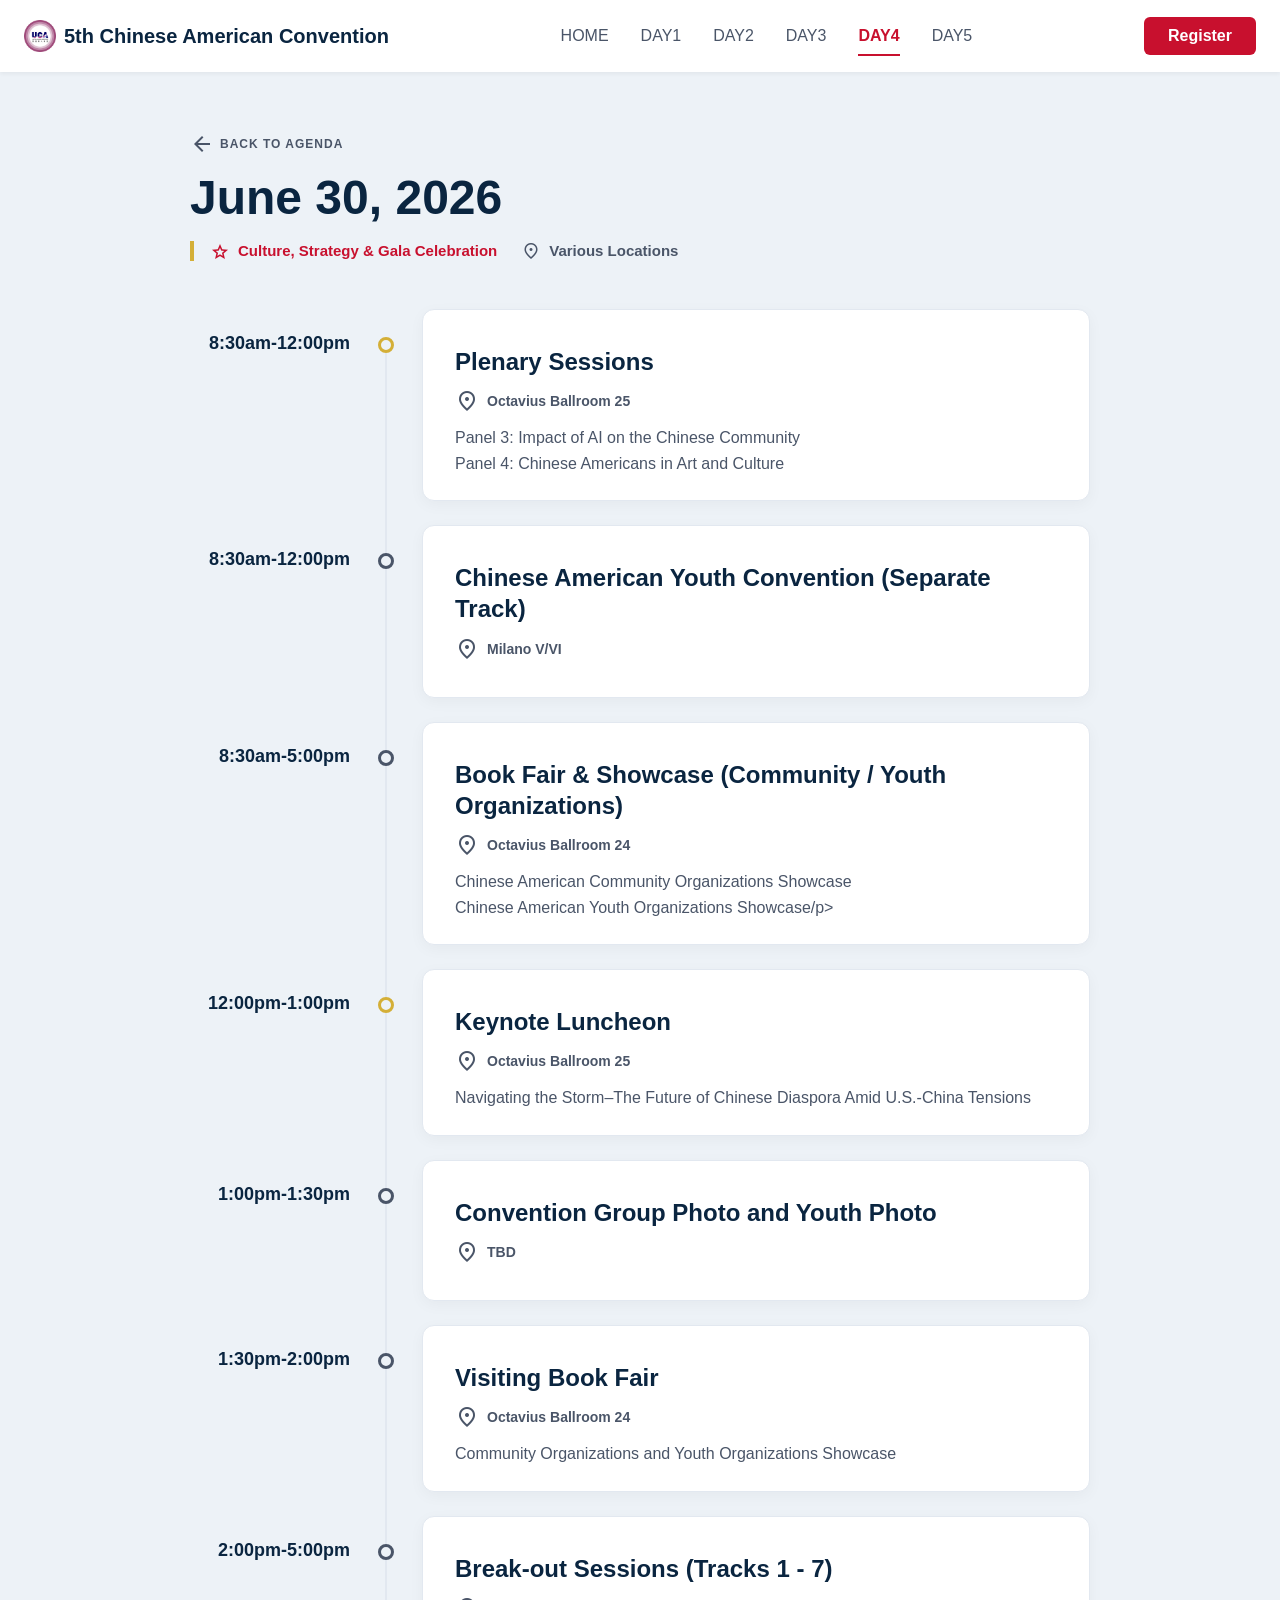
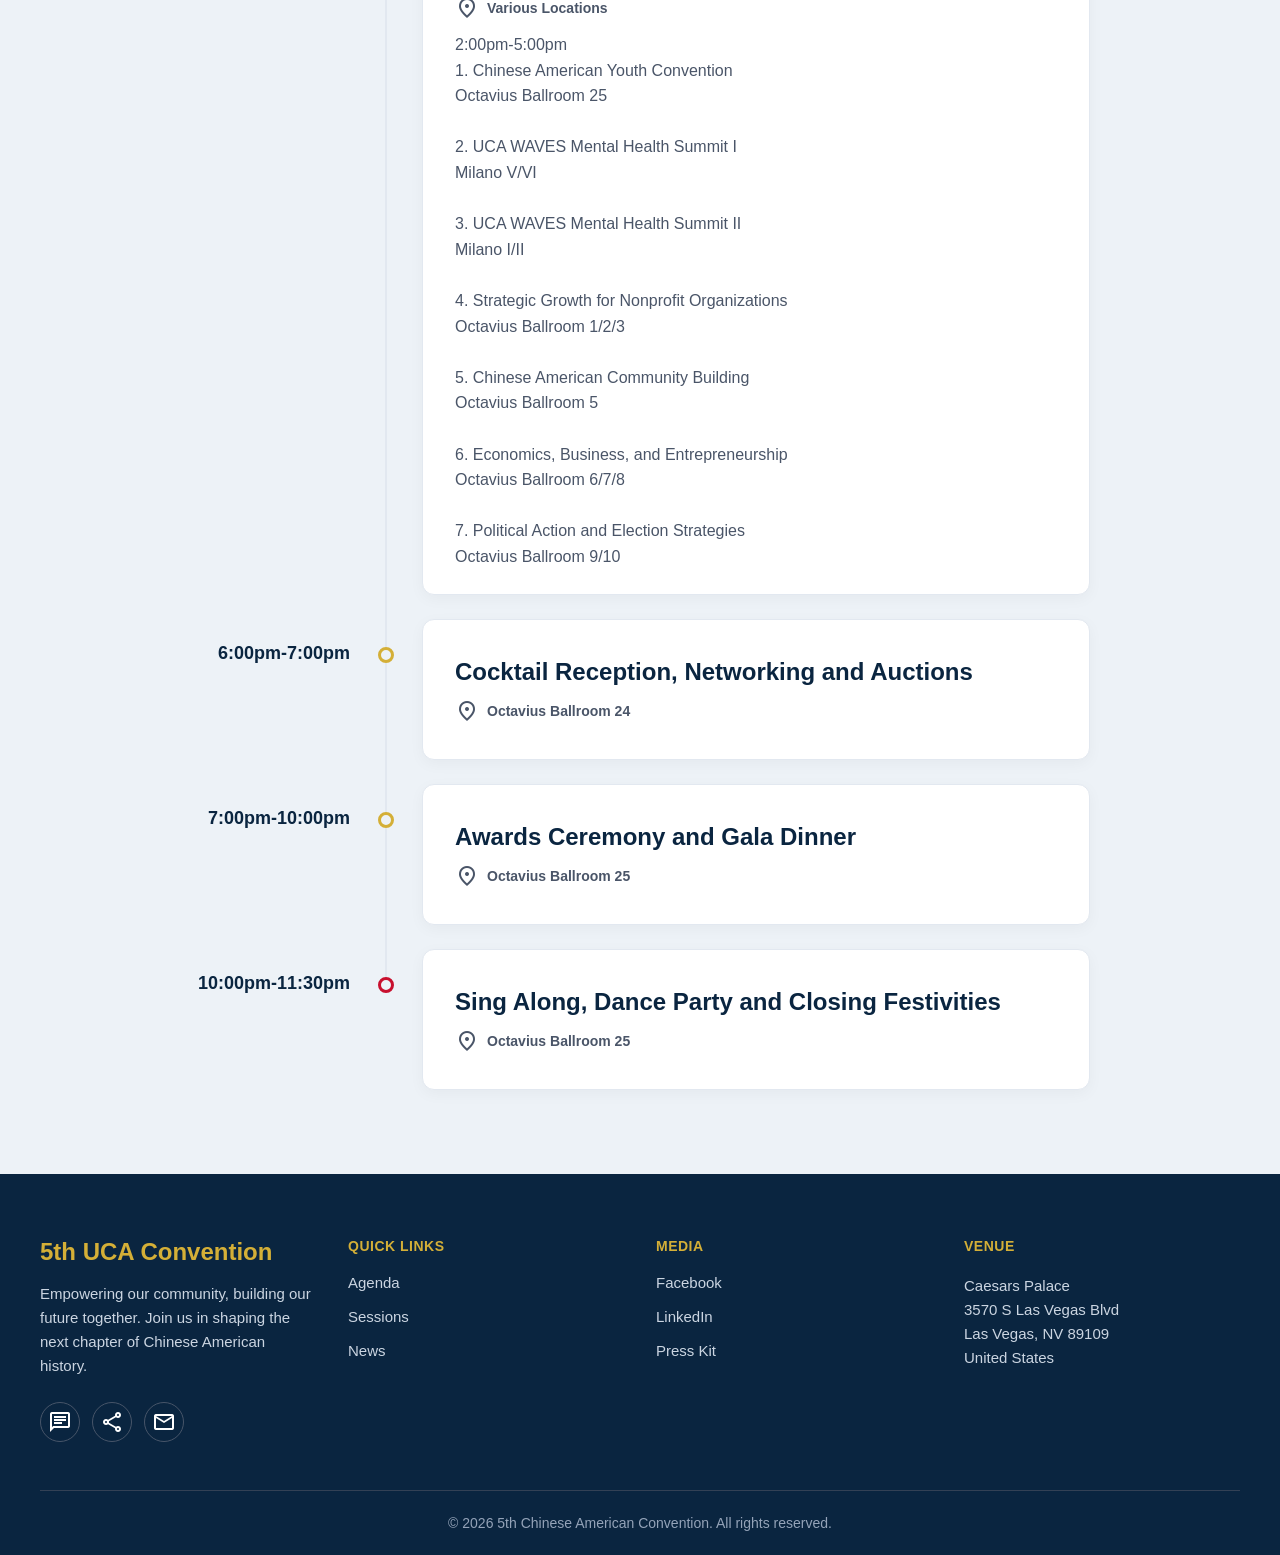
<file: day4.html>
<!DOCTYPE html>
<html lang="en">

<head>
    <meta charset="UTF-8">
    <meta name="viewport" content="width=device-width, initial-scale=1.0">
    <title>Day 4 Itinerary | 5th Chinese American Convention</title>

    <!-- Google Material Icons -->
    <link rel="stylesheet"
        href="https://fonts.googleapis.com/css2?family=Material+Symbols+Outlined:opsz,wght,FILL,GRAD@24,400,0,0" />

    <link rel="stylesheet" href="global.css">
    <link rel="stylesheet" href="styles/day1.css">
</head>

<body>
    <div id="header-placeholder"></div>

    <main class="itinerary-page">
        <div class="itinerary-container">

            <div class="itinerary-header">
                <a href="agenda.html" class="back-link">
                    <span class="material-symbols-outlined">arrow_back</span> BACK TO AGENDA
                </a>
                <h1 class="itinerary-date">June 30, 2026</h1>

                <div class="itinerary-meta">
                    <div class="meta-item accent-red">
                        <span class="material-symbols-outlined">star</span> Culture, Strategy & Gala Celebration
                    </div>
                    <div class="meta-item">
                        <span class="material-symbols-outlined">location_on</span> Various Locations
                    </div>
                </div>
            </div>

            <div class="timeline-tree">

                <div class="timeline-item">
                    <div class="timeline-time">
                        <span>8:30am-12:00pm</span>
                    </div>
                    <div class="timeline-marker">
                        <div class="marker-ring ring-gold"></div>
                        <div class="marker-line"></div>
                    </div>
                    <div class="timeline-content light-card">
                        <span class="card-kicker"></span>
                        <h3 class="card-title">Plenary Sessions</h3>
                        <div class="card-meta">
                            <span class="material-symbols-outlined">location_on</span> Octavius Ballroom 25
                        </div>
                        <p class="card-desc">Panel 3: Impact of AI on the Chinese Community <br>
                            Panel 4: Chinese Americans in Art and Culture</p>
                    </div>
                </div>

                <div class="timeline-item">
                    <div class="timeline-time">
                        <span>8:30am-12:00pm</span>
                    </div>
                    <div class="timeline-marker">
                        <div class="marker-ring ring-gray"></div>
                        <div class="marker-line"></div>
                    </div>
                    <div class="timeline-content light-card">
                        <span class="card-kicker"></span>
                        <h3 class="card-title">Chinese American Youth Convention (Separate Track)</h3>
                        <div class="card-meta">
                            <span class="material-symbols-outlined">location_on</span> Milano V/VI
                        </div>
                        <p class="card-desc"></p>
                    </div>
                </div>

                <div class="timeline-item">
                    <div class="timeline-time">
                        <span>8:30am-5:00pm</span>
                    </div>
                    <div class="timeline-marker">
                        <div class="marker-ring ring-gray"></div>
                        <div class="marker-line"></div>
                    </div>
                    <div class="timeline-content light-card">
                        <span class="card-kicker"></span>
                        <h3 class="card-title">Book Fair & Showcase (Community / Youth Organizations)</h3>
                        <div class="card-meta">
                            <span class="material-symbols-outlined">location_on</span> Octavius Ballroom 24
                        </div>
                        <p class="card-desc">Chinese American Community Organizations Showcase<br>
                            Chinese American Youth Organizations Showcase/p>
                    </div>
                </div>

                <div class="timeline-item">
                    <div class="timeline-time">
                        <span>12:00pm-1:00pm</span>
                    </div>
                    <div class="timeline-marker">
                        <div class="marker-ring ring-gold"></div>
                        <div class="marker-line"></div>
                    </div>
                    <div class="timeline-content light-card">
                        <span class="card-kicker"></span>
                        <h3 class="card-title">Keynote Luncheon</h3>
                        <div class="card-meta">
                            <span class="material-symbols-outlined">location_on</span> Octavius Ballroom 25
                        </div>
                        <p class="card-desc">Navigating the Storm–The Future of Chinese Diaspora Amid U.S.-China
                            Tensions</p>
                    </div>
                </div>

                <div class="timeline-item">
                    <div class="timeline-time">
                        <span>1:00pm-1:30pm</span>
                    </div>
                    <div class="timeline-marker">
                        <div class="marker-ring ring-gray"></div>
                        <div class="marker-line"></div>
                    </div>
                    <div class="timeline-content light-card">
                        <span class="card-kicker"></span>
                        <h3 class="card-title">Convention Group Photo and Youth Photo</h3>
                        <div class="card-meta">
                            <span class="material-symbols-outlined">location_on</span> TBD
                        </div>
                        <p class="card-desc"></p>
                    </div>
                </div>

                <div class="timeline-item">
                    <div class="timeline-time">
                        <span>1:30pm-2:00pm</span>
                    </div>
                    <div class="timeline-marker">
                        <div class="marker-ring ring-gray"></div>
                        <div class="marker-line"></div>
                    </div>
                    <div class="timeline-content light-card">
                        <span class="card-kicker"></span>
                        <h3 class="card-title">Visiting Book Fair</h3>
                        <div class="card-meta">
                            <span class="material-symbols-outlined">location_on</span> Octavius Ballroom 24
                        </div>
                        <p class="card-desc">Community Organizations and Youth Organizations Showcase</p>
                    </div>
                </div>

                <div class="timeline-item">
                    <div class="timeline-time">
                        <span>2:00pm-5:00pm</span>
                    </div>
                    <div class="timeline-marker">
                        <div class="marker-ring ring-gray"></div>
                        <div class="marker-line"></div>
                    </div>
                    <div class="timeline-content light-card">
                        <span class="card-kicker"></span>
                        <h3 class="card-title">Break-out Sessions (Tracks 1 - 7)</h3>
                        <div class="card-meta">
                            <span class="material-symbols-outlined">location_on</span> Various Locations
                        </div>
                        <p class="card-desc">2:00pm-5:00pm <br>
                            1. Chinese American Youth Convention<br>
                            Octavius
                            Ballroom 25<br>
                            <br>
                            2. UCA WAVES Mental Health Summit I <br>Milano V/VI<br>
                            <br>
                            3. UCA WAVES Mental Health Summit II <br>Milano I/II<br>
                            <br>
                            4. Strategic Growth for Nonprofit Organizations <br>Octavius
                            Ballroom 1/2/3<br>
                            <br>
                            5. Chinese American Community Building <br>Octavius
                            Ballroom 5<br>
                            <br>
                            6. Economics, Business, and Entrepreneurship <br>Octavius
                            Ballroom 6/7/8<br>
                            <br>
                            7. Political Action and Election Strategies <br>Octavius
                            Ballroom 9/10</p>
                    </div>
                </div>

                <div class="timeline-item">
                    <div class="timeline-time">
                        <span>6:00pm-7:00pm</span>
                    </div>
                    <div class="timeline-marker">
                        <div class="marker-ring ring-gold"></div>
                        <div class="marker-line"></div>
                    </div>
                    <div class="timeline-content light-card">
                        <span class="card-kicker"></span>
                        <h3 class="card-title">Cocktail Reception, Networking and Auctions</h3>
                        <div class="card-meta">
                            <span class="material-symbols-outlined">location_on</span> Octavius Ballroom 24
                        </div>
                        <p class="card-desc"></p>
                    </div>
                </div>

                <div class="timeline-item">
                    <div class="timeline-time">
                        <span>7:00pm-10:00pm</span>
                    </div>
                    <div class="timeline-marker">
                        <div class="marker-ring ring-gold"></div>
                        <div class="marker-line"></div>
                    </div>
                    <div class="timeline-content light-card">
                        <span class="card-kicker"></span>
                        <h3 class="card-title">Awards Ceremony and Gala Dinner</h3>
                        <div class="card-meta">
                            <span class="material-symbols-outlined">location_on</span> Octavius Ballroom 25
                        </div>
                        <p class="card-desc"></p>
                    </div>
                </div>

                <div class="timeline-item">
                    <div class="timeline-time">
                        <span>10:00pm-11:30pm</span>
                    </div>
                    <div class="timeline-marker">
                        <div class="marker-ring ring-red"></div>
                    </div>
                    <div class="timeline-content light-card">
                        <span class="card-kicker"></span>
                        <h3 class="card-title">Sing Along, Dance Party and Closing Festivities</h3>
                        <div class="card-meta">
                            <span class="material-symbols-outlined">location_on</span> Octavius Ballroom 25
                        </div>
                        <p class="card-desc"></p>
                    </div>
                </div>

            </div>
        </div>
    </main>

    <div id="footer-placeholder"></div>

    <script src="global.js"></script>
    <script src="scripts/agenda.js"></script>
</body>

</html>
</file>
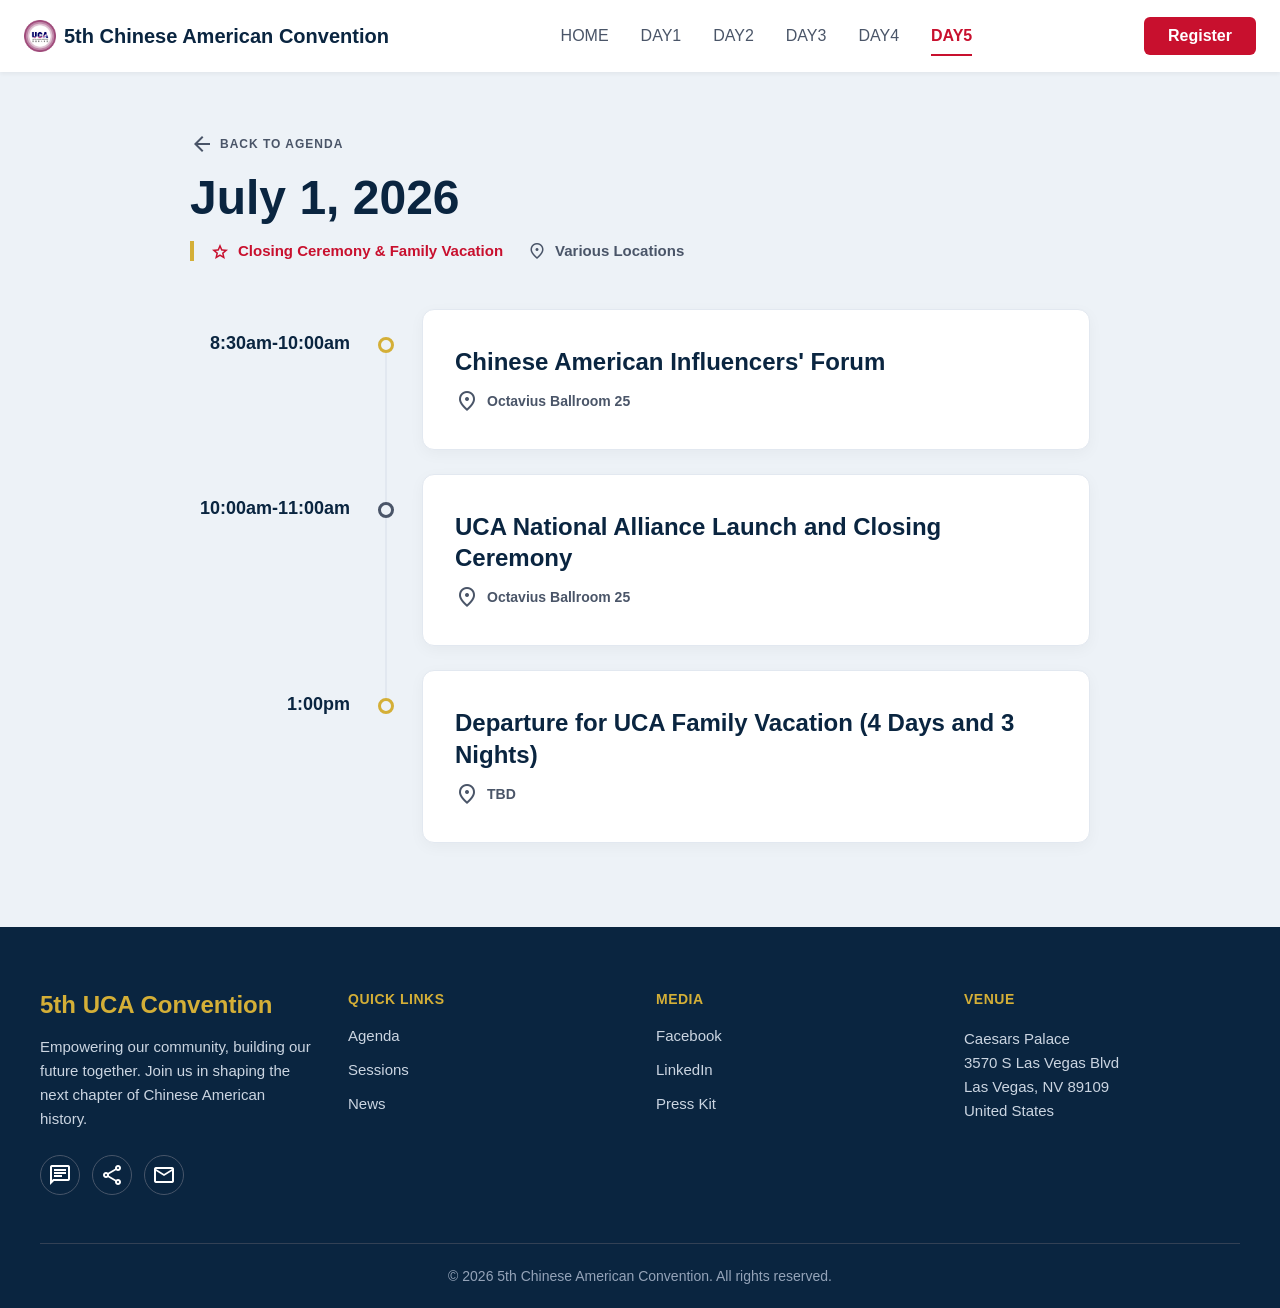
<file: day5.html>
<!DOCTYPE html>
<html lang="en">

<head>
    <meta charset="UTF-8">
    <meta name="viewport" content="width=device-width, initial-scale=1.0">
    <title>Day 5 Itinerary | 5th Chinese American Convention</title>

    <!-- Google Material Icons -->
    <link rel="stylesheet"
        href="https://fonts.googleapis.com/css2?family=Material+Symbols+Outlined:opsz,wght,FILL,GRAD@24,400,0,0" />

    <link rel="stylesheet" href="global.css">
    <link rel="stylesheet" href="styles/day1.css">
</head>

<body>
    <div id="header-placeholder"></div>

    <main class="itinerary-page">
        <div class="itinerary-container">
            
            <div class="itinerary-header">
                <a href="agenda.html" class="back-link">
                    <span class="material-symbols-outlined">arrow_back</span> BACK TO AGENDA
                </a>
                <h1 class="itinerary-date">July 1, 2026</h1>
                
                <div class="itinerary-meta">
                    <div class="meta-item accent-red">
                        <span class="material-symbols-outlined">star</span> Closing Ceremony & Family Vacation
                    </div>
                    <div class="meta-item">
                        <span class="material-symbols-outlined">location_on</span> Various Locations
                    </div>
                </div>
            </div>

            <div class="timeline-tree">
                
                <div class="timeline-item">
                    <div class="timeline-time">
                        <span>8:30am-10:00am</span>
                    </div>
                    <div class="timeline-marker">
                        <div class="marker-ring ring-gold"></div>
                        <div class="marker-line"></div>
                    </div>
                    <div class="timeline-content light-card">
                        <span class="card-kicker"></span>
                        <h3 class="card-title">Chinese American Influencers' Forum</h3>
                        <div class="card-meta">
                            <span class="material-symbols-outlined">location_on</span> Octavius Ballroom 25
                        </div>
                        <p class="card-desc"></p>
                    </div>
                </div>

                <div class="timeline-item">
                    <div class="timeline-time">
                        <span>10:00am-11:00am</span>
                    </div>
                    <div class="timeline-marker">
                        <div class="marker-ring ring-gray"></div>
                        <div class="marker-line"></div>
                    </div>
                    <div class="timeline-content light-card">
                        <span class="card-kicker"></span>
                        <h3 class="card-title">UCA National Alliance Launch and Closing Ceremony</h3>
                        <div class="card-meta">
                            <span class="material-symbols-outlined">location_on</span> Octavius Ballroom 25
                        </div>
                        <p class="card-desc"></p>
                    </div>
                </div>

                <div class="timeline-item">
                    <div class="timeline-time">
                        <span>1:00pm</span>
                    </div>
                    <div class="timeline-marker">
                        <div class="marker-ring ring-gold"></div>
                    </div>
                    <div class="timeline-content light-card">
                        <span class="card-kicker"></span>
                        <h3 class="card-title">Departure for UCA Family Vacation (4 Days and 3 Nights)</h3>
                        <div class="card-meta">
                            <span class="material-symbols-outlined">location_on</span> TBD
                        </div>
                        <p class="card-desc"></p>
                    </div>
                </div>

            </div>
        </div>
    </main>

    <div id="footer-placeholder"></div>

    <script src="global.js"></script>
    <script src="scripts/agenda.js"></script>
</body>

</html>
</file>
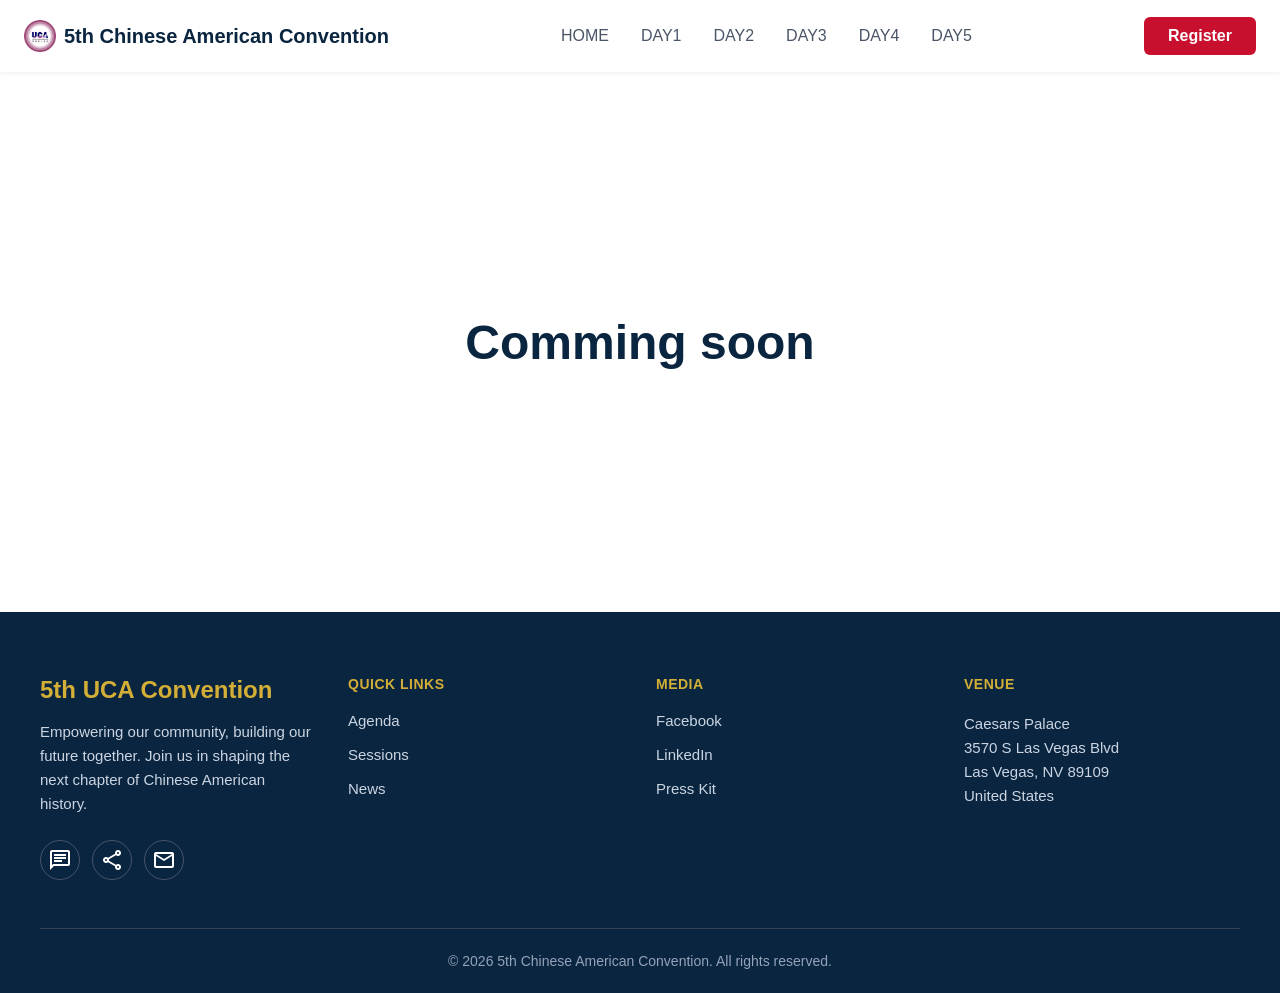
<file: speakers.html>
<!DOCTYPE html>
<html lang="en">

<head>
    <meta charset="UTF-8">
    <meta name="viewport" content="width=device-width, initial-scale=1.0">
    <title>Speakers | 5th Chinese American Convention</title>

    <link rel="icon" href="https://storage.googleapis.com/objects.ucausa.org/logo/logo.png" type="image/png">

    <!-- Google Material Icons -->
    <link rel="stylesheet"
        href="https://fonts.googleapis.com/css2?family=Material+Symbols+Outlined:opsz,wght,FILL,GRAD@24,400,0,0" />

    <link rel="stylesheet" href="global.css">
    <style>
        .coming-soon-container {
            display: flex;
            justify-content: center;
            align-items: center;
            min-height: 60vh;
            text-align: center;
            padding: 40px 20px;
        }
        .coming-soon-container h1 {
            font-size: 3rem;
            color: var(--brand-navy, #0A2540);
            font-weight: 800;
        }
    </style>
</head>

<body>
    <div id="header-placeholder"></div>

    <main>
        <div class="coming-soon-container">
            <h1>Comming soon</h1>
        </div>
    </main>

    <div id="footer-placeholder"></div>

    <script src="global.js"></script>
</body>

</html>
</file>
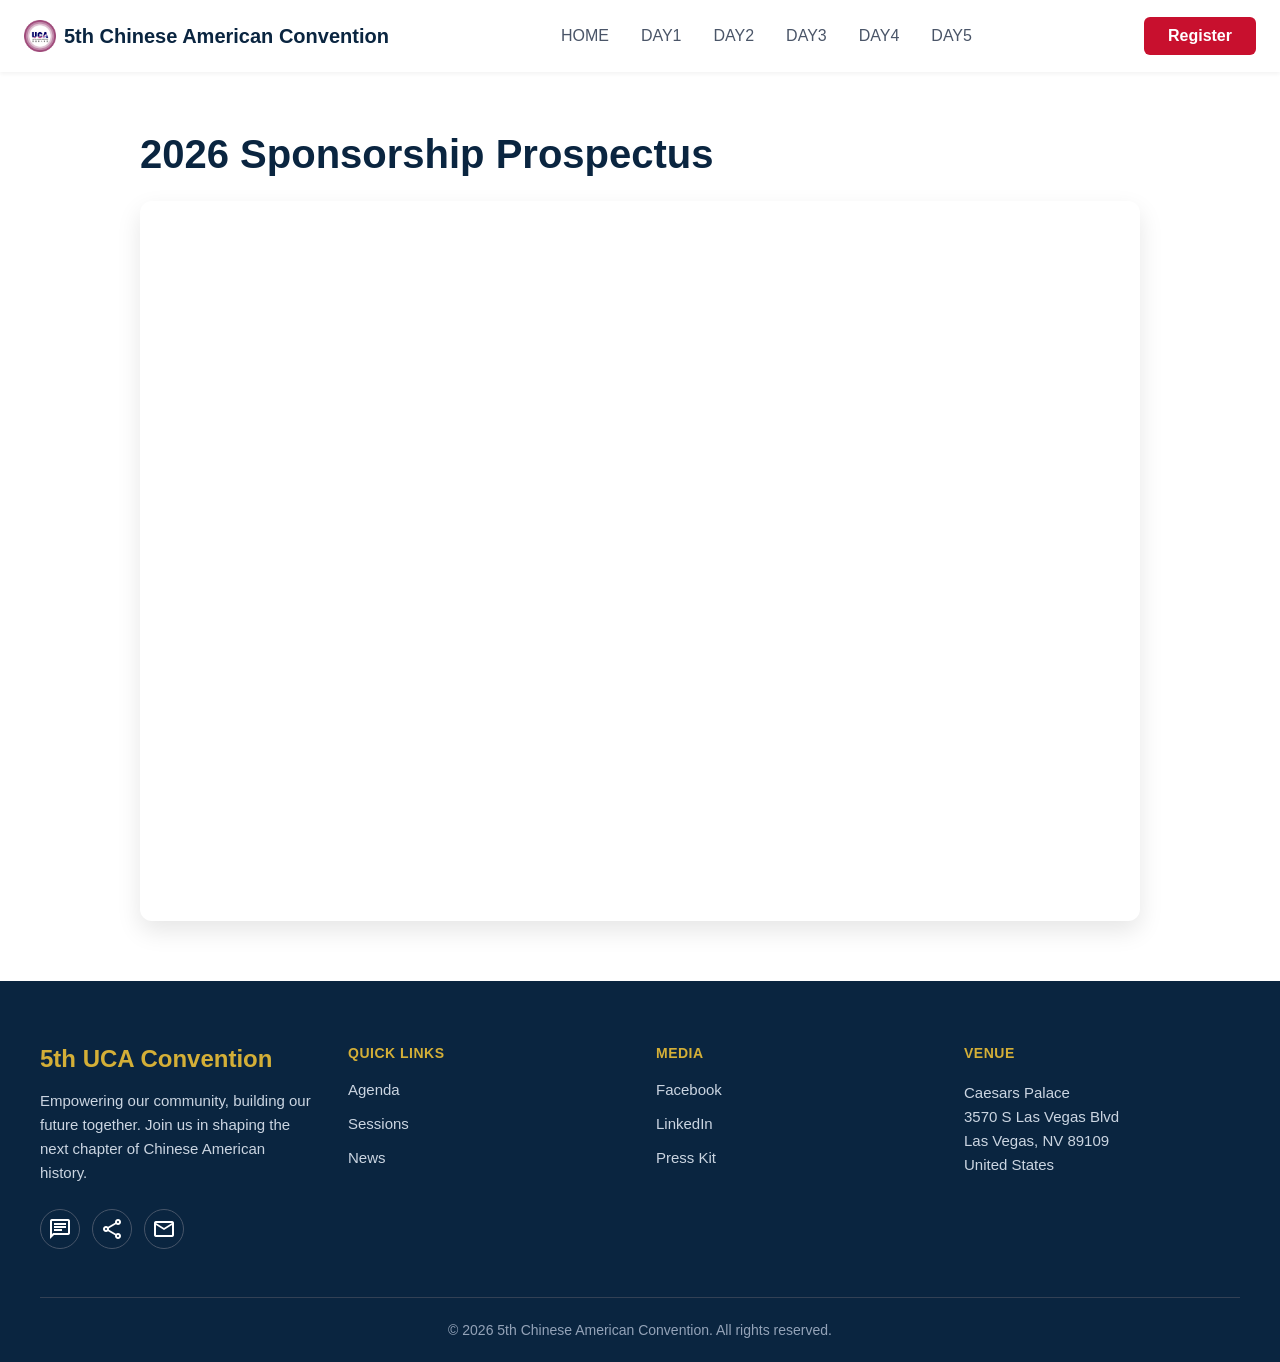
<file: sponsorship.html>
<!DOCTYPE html>
<html lang="en">

<head>
    <meta charset="UTF-8">
    <meta name="viewport" content="width=device-width, initial-scale=1.0">
    <title>Sponsorship | 5th Chinese American Convention</title>

    <link rel="icon" href="https://storage.googleapis.com/objects.ucausa.org/logo/logo.png" type="image/png">

    <!-- Google Material Icons -->
    <link rel="stylesheet"
        href="https://fonts.googleapis.com/css2?family=Material+Symbols+Outlined:opsz,wght,FILL,GRAD@24,400,0,0" />

    <link rel="stylesheet" href="global.css">
    <style>
        .sponsorship-section {
            padding: 60px 24px;
            background-color: var(--bg-white, #ffffff);
            display: flex;
            flex-direction: column;
            align-items: center;
            min-height: calc(100vh - 150px);
        }
        .sponsorship-header {
            max-width: 1000px;
            width: 100%;
            margin-bottom: 24px;
        }
        .sponsorship-title {
            color: var(--brand-navy, #0A2540);
            font-size: 2.5rem;
            font-weight: 800;
        }
        .pdf-container {
            width: 100%;
            max-width: 1000px;
            height: 80vh;
            border-radius: 12px;
            box-shadow: 0 10px 25px rgba(0, 0, 0, 0.1);
            overflow: hidden;
        }
    </style>
</head>

<body>
    <div id="header-placeholder"></div>

    <main>
        <section class="sponsorship-section">
            <div class="sponsorship-header">
                <h1 class="sponsorship-title">2026 Sponsorship Prospectus</h1>
            </div>
            <div class="pdf-container">
                <iframe src="sponsorship2026.pdf" width="100%" height="100%" style="border: none;" title="2026 UCA Convention Sponsorship Prospectus">
                    <p>It appears you don't have a PDF plugin for this browser. You can <a href="sponsorship2026.pdf">click here to download the PDF file.</a></p>
                </iframe>
            </div>
        </section>
    </main>

    <div id="footer-placeholder"></div>

    <script src="global.js"></script>
</body>

</html>
</file>
<file: global.css>
:root {
    --brand-navy: #0A2540;
    --brand-red: #C8102E;
    --text-grey: #4A5568;
    --light-grey: #EDF2F7;
    --border-grey: #E2E8F0;
    --bg-white: #ffffff;
    --font-family: -apple-system, BlinkMacSystemFont, "Segoe UI", Roboto, Helvetica, Arial, sans-serif;
}

* {
    margin: 0;
    padding: 0;
    box-sizing: border-box;
}

html {
    scroll-behavior: smooth;
}

body {
    font-family: var(--font-family);
}

/* Allow the dynamically injected sticky header to attach to the body viewport */
#header-placeholder {
    display: contents;
}

/* ==================================
   Main Navbar (Desktop Architecture)
==================================== */
.main-navbar {
    display: flex;
    align-items: center;
    justify-content: space-between;
    padding: 0 24px;
    height: 72px;
    position: sticky;
    top: 0;
    z-index: 997; /* Sits just below the mobile overlay (998) and drawer (999) */
    background-color: var(--bg-white);
    box-shadow: 0 2px 4px rgba(0,0,0,0.05);
}

.brand-logo {
    display: flex;
    align-items: center;
    gap: 8px;
    font-weight: 700;
    color: var(--brand-navy);
    font-size: 1.25rem;
}

.desktop-nav ul {
    display: flex;
    list-style: none;
    gap: 32px;
}

.desktop-nav a {
    position: relative;
    text-decoration: none;
    color: var(--text-grey);
    font-weight: 400;
    padding: 8px 0;
    transition: color 0.3s ease;
}

/* Active Indicator with Left-to-Right Animation */
.desktop-nav a::after {
    content: '';
    position: absolute;
    left: 0;
    bottom: -4px;
    width: 100%;
    height: 2px;
    background-color: var(--brand-red);
    transform: scaleX(0);
    transform-origin: left;
    transition: transform 0.3s ease-in-out;
}

.desktop-nav a:hover {
    color: var(--brand-red);
}

.desktop-nav a:hover::after {
    transform: scaleX(1);
}

.desktop-nav a.active {
    color: var(--brand-red);
    font-weight: 700;
}

.desktop-nav a.active::after {
    transform: scaleX(1);
}

/* CTA Button */
.cta-btn {
    background-color: var(--brand-red);
    color: var(--bg-white);
    border: none;
    padding: 10px 24px;
    border-radius: 6px;
    font-weight: 700;
    font-size: 1rem;
    cursor: pointer;
    text-decoration: none;
    display: inline-block;
    transition: background-color 0.2s ease;
}

.cta-btn:hover {
    background-color: #a80c25;
}

.mobile-only {
    display: none;
}

/* ==================================
   Mobile Drawer Overlay Layout
==================================== */
.drawer-overlay {
    position: fixed;
    top: 0; left: 0;
    width: 100%; height: 100%;
    background-color: rgba(10, 37, 64, 0.4);
    z-index: 998;
    opacity: 0;
    pointer-events: none;
    transition: opacity 0.3s ease;
}

.drawer-overlay.open {
    opacity: 1;
    pointer-events: auto;
}

.mobile-drawer {
    position: fixed;
    top: 0;
    right: -100%;
    width: 100%;
    max-width: 400px;
    height: 100vh;
    background-color: var(--bg-white);
    z-index: 999;
    display: flex;
    flex-direction: column;
    transition: right 0.4s cubic-bezier(0.4, 0, 0.2, 1);
    box-shadow: -4px 0 15px rgba(0, 0, 0, 0.1);
}

.mobile-drawer.open {
    right: 0;
}

.drawer-content {
    flex: 1;
    padding: 24px;
    overflow-y: auto;
    min-height: 0;
}

/* 1. Drawer Header */
.drawer-header {
    display: flex;
    justify-content: space-between;
    align-items: center;
    margin-bottom: 24px;
}

.drawer-brand {
    display: flex;
    align-items: center;
    gap: 8px;
    font-weight: 700;
    color: var(--brand-navy);
    font-size: 1.1rem;
}

.icon-5 {
    background-color: var(--brand-navy);
    color: var(--bg-white);
    width: 28px;
    height: 28px;
    display: inline-flex;
    align-items: center;
    justify-content: center;
    border-radius: 4px;
}

.close-btn {
    background: none;
    border: none;
    font-size: 2rem;
    color: var(--text-grey);
    cursor: pointer;
    line-height: 1;
}

/* 2. Localization Toggle */
.localization-toggle {
    display: flex;
    background-color: var(--light-grey);
    padding: 4px;
    border-radius: 24px;
    margin-bottom: 24px;
}

.lang-btn {
    flex: 1;
    border: none;
    background: transparent;
    padding: 10px;
    border-radius: 20px;
    font-weight: 600;
    color: var(--text-grey);
    cursor: pointer;
    transition: 0.3s;
}

.lang-btn.active {
    background-color: var(--brand-navy);
    color: var(--bg-white);
}

/* 3. Vertical Navigation Links */
.mobile-nav ul {
    list-style: none;
}

.mobile-nav a {
    display: block;
    padding: 16px;
    text-decoration: none;
    color: var(--brand-navy);
    font-weight: 700;
    border-radius: 8px;
    margin-bottom: 8px;
    transition: 0.2s;
}

.mobile-nav a.active {
    background-color: var(--brand-red);
    color: var(--bg-white);
    box-shadow: 0 4px 10px rgba(200, 16, 46, 0.25);
}

/* 5. Sticky Bottom CTA */
.drawer-footer {
    padding: 24px;
    background-color: var(--bg-white);
    border-top: 1px solid var(--border-grey);
}

.sticky-cta {
    width: 100%;
    display: inline-flex;
    align-items: center;
    justify-content: center;
    gap: 10px;
    background-color: var(--brand-red);
    color: var(--bg-white);
    padding: 16px;
    border: none;
    border-radius: 8px;
    font-size: 1rem;
    font-weight: 700;
    text-decoration: none;
    cursor: pointer;
}

.microcopy {
    text-align: center;
    margin-top: 12px;
    font-size: 0.75rem;
    color: var(--text-grey);
    text-transform: uppercase;
}

/* ==================================
   Responsive Viewport Architecture
==================================== */
@media (max-width: 768px) {
    .desktop-nav, .desktop-only {
        display: none;
    }
    .mobile-only {
        display: flex;
        background: none;
        border: none;
        color: var(--brand-navy);
        cursor: pointer;
        align-items: center;
    }
}

/* ==================================
   Global Footer Architecture
==================================== */
.main-footer {
    background-color: var(--brand-navy);
    color: var(--bg-white);
    padding: 64px 24px 24px;
}

.footer-container {
    max-width: 1200px;
    margin: 0 auto;
    display: flex;
    flex-direction: column;
}

/* 1. Main Footer Grid Layout */
.footer-grid {
    display: grid;
    grid-template-columns: repeat(4, 1fr);
    gap: 32px;
    margin-bottom: 48px;
}

.footer-col {
    display: flex;
    flex-direction: column;
}

.footer-brand {
    color: var(--gold-accent, #D4AF37);
    font-size: 1.5rem;
    font-weight: 800;
    margin-bottom: 16px;
}

.footer-summary {
    color: #CBD5E1; /* Light gray */
    font-size: 0.9375rem;
    line-height: 1.6;
    margin-bottom: 24px;
}

.social-icons {
    display: flex;
    flex-direction: row;
    gap: 12px;
}

.social-icon {
    display: inline-flex;
    align-items: center;
    justify-content: center;
    width: 40px;
    height: 40px;
    border-radius: 50%;
    border: 1px solid #475569;
    color: var(--bg-white);
    text-decoration: none;
    transition: all 0.2s ease;
}

.social-icon:hover {
    border-color: var(--gold-accent, #D4AF37);
    color: var(--gold-accent, #D4AF37);
    background-color: rgba(212, 175, 55, 0.1);
}

.footer-heading {
    color: var(--gold-accent, #D4AF37);
    font-size: 0.875rem;
    font-weight: 700;
    text-transform: uppercase;
    margin-bottom: 20px;
    letter-spacing: 0.5px;
}

.footer-nav {
    list-style: none;
    display: flex;
    flex-direction: column;
    gap: 16px;
    padding: 0;
}

.footer-nav a {
    color: #CBD5E1;
    text-decoration: none;
    font-size: 0.9375rem;
    transition: color 0.2s ease;
}

.footer-nav a:hover {
    color: var(--gold-accent, #D4AF37);
}

.footer-address {
    color: #CBD5E1;
    font-size: 0.9375rem;
    line-height: 1.6;
    font-style: normal;
}

/* 2. Copyright Sub-Footer Bar */
.footer-bottom {
    border-top: 1px solid #334155;
    padding-top: 24px;
    text-align: center;
}

.footer-bottom p {
    color: #94A3B8; /* Muted gray */
    font-size: 0.875rem;
}

/* Responsive Reflow Optimization */
@media (max-width: 900px) {
    .footer-grid {
        grid-template-columns: repeat(2, 1fr);
        gap: 40px 24px;
    }
}

@media (max-width: 768px) {
    .footer-grid {
        grid-template-columns: 1fr;
        gap: 40px;
    }
    
    .footer-bottom {
        padding-top: 32px;
    }
}
</file>
<file: styles/agenda.css>
/* ==================================
   Sub-Page Hero Section (Agenda)
==================================== */
.agenda-hero {
    position: relative;
    /* Deep blue semi-transparent overlay mask on the background image */
    background-image: 
        linear-gradient(rgba(10, 37, 64, 0.75), rgba(10, 37, 64, 0.90)), 
        url('../images/convention_cover1.png');
    background-size: cover;
    background-position: center center;
    background-repeat: no-repeat;
    min-height: 50vh;
    display: flex;
    align-items: center;
    padding: 100px 24px;
}

.agenda-hero-container {
    max-width: 1200px;
    width: 100%;
    margin: 0 auto;
    display: flex;
    justify-content: flex-start; /* Left-aligned content flow */
}

.agenda-hero-content {
    max-width: 650px;
    display: flex;
    flex-direction: column;
    align-items: flex-start;
}

.agenda-kicker {
    color: var(--gold-accent, #D4AF37);
    font-size: 0.875rem;
    font-weight: 700;
    text-transform: uppercase;
    letter-spacing: 1.5px;
    margin-bottom: 16px;
}

.agenda-title {
    color: var(--bg-white, #ffffff);
    font-size: 3.5rem;
    font-weight: 800;
    line-height: 1.2;
    margin-bottom: 24px;
}

.agenda-desc {
    color: var(--bg-white, #ffffff);
    font-size: 1.125rem;
    font-weight: 400;
    line-height: 1.8; /* Wide line-height spacing for scannability */
}

/* Responsive Viewport Reflow */
@media (max-width: 768px) {
    .agenda-hero {
        padding: 60px 24px;
        min-height: 40vh;
    }

    .agenda-title {
        font-size: 2.5rem;
    }
    
    .agenda-desc {
        font-size: 1rem;
    }
}

/* ==================================
   Event Schedule Timeline Section
==================================== */
.timeline-section {
    padding: 80px 24px;
    background-color: var(--light-grey, #EDF2F7);
    display: flex;
    justify-content: center;
}

.timeline-container {
    max-width: 1000px;
    width: 100%;
    display: flex;
    flex-direction: column;
    gap: 24px;
}

/* Base Card Framework */
.timeline-card {
    display: flex;
    flex-direction: row;
    background-color: var(--bg-white, #ffffff);
    border: 1px solid var(--border-grey, #E2E8F0);
    border-radius: 12px;
    overflow: hidden;
    box-shadow: 0 4px 15px rgba(0,0,0,0.03);
    transition: transform 0.2s ease, box-shadow 0.2s ease;
}

.timeline-card:hover {
    transform: translateY(-2px);
    box-shadow: 0 8px 20px rgba(0,0,0,0.06);
}

/* 1. Left Column: Date Anchor Block */
.timeline-date-block {
    background-color: var(--brand-navy, #0A2540);
    width: 180px;
    flex-shrink: 0;
    display: flex;
    flex-direction: column;
    align-items: center;
    justify-content: center;
    padding: 32px 16px;
    text-align: center;
}

.day-text {
    color: var(--gold-accent, #D4AF37);
    font-size: 0.875rem;
    font-weight: 400;
    letter-spacing: 2px;
    text-transform: uppercase;
    margin-bottom: 8px;
}

.date-text {
    color: var(--bg-white, #ffffff);
    font-size: 2.5rem;
    font-weight: 800;
    line-height: 1;
    margin-bottom: 16px;
    text-align: center;
}

.date-divider {
    width: 40px;
    border: none;
    border-top: 2px solid var(--gold-accent, #D4AF37);
    margin-bottom: 16px;
}

.day-label {
    color: rgba(255, 255, 255, 0.6);
    font-size: 0.875rem;
    font-weight: 600;
    text-transform: uppercase;
    letter-spacing: 1px;
}

/* 2. Center Column: Main Informational Body */
.timeline-body {
    flex: 1;
    padding: 32px;
    display: flex;
    flex-direction: column;
    justify-content: center;
    position: relative;
    z-index: 1;
}

.kicker-badge {
    background-color: #FDF3C7; /* Light gold background fill */
    color: #856404; /* High-contrast dark typography */
    font-size: 0.75rem;
    font-weight: 700;
    padding: 4px 12px;
    border-radius: 999px;
    align-self: flex-start;
    margin-bottom: 12px;
    text-transform: uppercase;
    letter-spacing: 1px;
}

.timeline-title {
    color: var(--brand-navy, #0A2540);
    font-size: 1.5rem;
    font-weight: 700;
    margin-bottom: 12px;
}

.timeline-desc {
    color: var(--text-grey, #4A5568);
    font-size: 1rem;
    line-height: 1.6;
    margin-bottom: 24px;
    max-width: 95%;
}

.timeline-meta {
    display: flex;
    flex-direction: row;
    gap: 24px;
    align-items: center;
    flex-wrap: wrap;
    margin-top: auto;
}

.meta-item {
    display: inline-flex;
    align-items: center;
    gap: 8px;
    color: var(--text-grey, #4A5568);
    font-size: 0.875rem;
    font-weight: 600;
}

.meta-item .material-symbols-outlined {
    font-size: 1.25rem;
    color: var(--brand-navy, #0A2540);
}

.watermark-icon {
    position: absolute;
    right: 24px;
    top: 50%;
    transform: translateY(-50%);
    font-size: 160px;
    color: var(--brand-navy, #0A2540);
    opacity: 0.03; /* Barely visible */
    pointer-events: none;
    z-index: -1;
}

/* 3. Right Column: Action Terminal */
.timeline-action {
    padding: 32px;
    display: flex;
    align-items: center;
    justify-content: center;
    border-left: 1px solid var(--border-grey, #E2E8F0);
    background-color: var(--bg-white, #ffffff);
}

.btn-ghost-navy {
    background-color: transparent;
    color: var(--brand-navy, #0A2540);
    border: 2px solid var(--brand-navy, #0A2540);
    padding: 12px 24px;
    border-radius: 6px;
    font-size: 0.9375rem;
    font-weight: 700;
    text-decoration: none;
    transition: all 0.2s ease;
    white-space: nowrap;
    text-align: center;
}

.btn-ghost-navy:hover {
    background-color: var(--brand-navy, #0A2540);
    color: var(--bg-white, #ffffff);
}

/* Responsive Reflow Logic */
@media (max-width: 900px) {
    .timeline-card {
        flex-direction: column;
    }

    /* Left Date Anchor becomes full-width Header Banner */
    .timeline-date-block {
        width: 100%;
        padding: 16px 24px;
        flex-direction: row;
        align-items: baseline;
        gap: 12px;
    }

    .day-text { margin-bottom: 0; font-size: 1rem; }
    .date-text { margin-bottom: 0; font-size: 1.5rem; }
    .date-divider { display: none; }
    .day-label { margin-left: auto; }

    .timeline-body {
        padding: 24px;
    }
    
    .timeline-desc {
        max-width: 100%;
    }

    .watermark-icon {
        font-size: 120px;
        right: 16px;
    }

    .timeline-action {
        border-left: none;
        border-top: 1px solid var(--border-grey, #E2E8F0);
        padding: 24px;
    }

    .btn-ghost-navy {
        width: 100%; /* Expands to full-width for touch targets */
    }
}
</file>
<file: styles/day1.css>
/* ==================================
   Day 1 Itinerary Schedule Layout
==================================== */
.itinerary-page {
    padding: 60px 24px;
    background-color: var(--light-grey, #EDF2F7);
    display: flex;
    justify-content: center;
    min-height: calc(100vh - 72px);
}

.itinerary-container {
    max-width: 900px;
    width: 100%;
    display: flex;
    flex-direction: column;
    gap: 48px;
}

/* 1. Viewport Header & Page Navigation */
.itinerary-header {
    display: flex;
    flex-direction: column;
    align-items: flex-start;
    gap: 16px;
}

.back-link {
    display: inline-flex;
    align-items: center;
    gap: 6px;
    color: var(--text-grey, #4A5568);
    font-size: 0.75rem;
    font-weight: 700;
    text-transform: uppercase;
    text-decoration: none;
    letter-spacing: 1px;
    transition: color 0.2s ease;
}

.back-link:hover {
    color: var(--brand-red, #C8102E);
}

.itinerary-date {
    color: var(--brand-navy, #0A2540);
    font-size: 3rem;
    font-weight: 800;
    line-height: 1.1;
}

.itinerary-meta {
    display: flex;
    flex-direction: row;
    align-items: center;
    gap: 24px;
    padding-left: 16px;
    border-left: 4px solid var(--gold-accent, #D4AF37);
    flex-wrap: wrap;
}

.meta-item {
    display: flex;
    align-items: center;
    gap: 8px;
    color: var(--text-grey, #4A5568);
    font-size: 0.9375rem;
    font-weight: 600;
}

.meta-item.accent-red {
    color: var(--brand-red, #C8102E);
}

.meta-item .material-symbols-outlined {
    font-size: 1.25rem;
}

/* 2. Timeline Tree Architecture */
.timeline-tree {
    display: flex;
    flex-direction: column;
}

.timeline-item {
    display: flex;
    flex-direction: row;
    gap: 24px;
}

/* Left Track: Vertical Timeline Axis */
.timeline-time {
    width: 160px;
    flex-shrink: 0;
    text-align: right;
    padding-top: 24px; /* Optically aligns text alongside the ring marker */
}

.timeline-time span {
    color: var(--brand-navy, #0A2540);
    font-size: 1.125rem;
    font-weight: 700;
    white-space: nowrap;
}

/* Timeline Node Markers */
.timeline-marker {
    display: flex;
    flex-direction: column;
    align-items: center;
    position: relative;
    width: 24px;
    flex-shrink: 0;
}

.marker-ring {
    width: 16px;
    height: 16px;
    border-radius: 50%;
    background-color: var(--light-grey, #EDF2F7);
    border: 3px solid;
    margin-top: 28px;
    z-index: 2;
}

/* State-Driven Color Tokens */
.ring-gold { border-color: var(--gold-accent, #D4AF37); }
.ring-gray { border-color: var(--text-grey, #4A5568); }
.ring-red { border-color: var(--brand-red, #C8102E); }

.marker-line {
    position: absolute;
    top: 44px;
    bottom: -28px; /* Bridges the gap down to the next row */
    width: 2px;
    background-color: var(--border-grey, #E2E8F0);
    z-index: 1;
}

/* Right Track: Content Card Container Stack */
.timeline-content {
    flex: 1;
    position: relative;
    padding: 24px 32px;
    border-radius: 12px;
    margin-bottom: 24px;
    display: flex;
    flex-direction: column;
    gap: 12px;
    cursor: pointer;
    transition: transform 0.2s ease, box-shadow 0.2s ease;
}

.timeline-content:hover {
    transform: translateY(-2px);
}

.external-link-icon {
    position: absolute;
    top: 24px;
    right: 24px;
    color: inherit;
    opacity: 0.4;
    transition: opacity 0.2s ease, color 0.2s ease;
}

.timeline-content:hover .external-link-icon {
    opacity: 1;
}

.card-kicker {
    font-size: 0.75rem;
    font-weight: 700;
    text-transform: uppercase;
    letter-spacing: 1px;
}

.card-title {
    font-size: 1.5rem;
    font-weight: 800;
    line-height: 1.3;
}

.card-meta {
    display: flex;
    align-items: center;
    gap: 8px;
    font-size: 0.875rem;
    font-weight: 600;
}

.card-desc {
    font-size: 1rem;
    line-height: 1.6;
}

/* Standard Light Theme Card */
.light-card {
    background-color: var(--bg-white, #ffffff);
    box-shadow: 0 4px 15px rgba(0, 0, 0, 0.04);
    border: 1px solid var(--border-grey, #E2E8F0);
}
.light-card:hover {
    box-shadow: 0 8px 20px rgba(0, 0, 0, 0.08);
}
.light-card .card-kicker { color: var(--text-grey, #4A5568); }
.light-card .card-title { color: var(--brand-navy, #0A2540); }
.light-card .card-meta { color: var(--text-grey, #4A5568); }
.light-card .card-desc { color: var(--text-grey, #4A5568); }

/* Featured Dark Theme Card */
.dark-card {
    background-color: var(--brand-navy, #0A2540);
    color: var(--bg-white, #ffffff);
    border-left: 6px solid var(--gold-accent, #D4AF37);
    box-shadow: 0 8px 25px rgba(10, 37, 64, 0.15);
}
.dark-card:hover {
    box-shadow: 0 12px 30px rgba(10, 37, 64, 0.25);
}
.dark-card .card-kicker { color: var(--gold-accent, #D4AF37); }
.dark-card .card-title { color: var(--bg-white, #ffffff); }
.dark-card .card-meta { color: rgba(255, 255, 255, 0.8); }
.dark-card .card-desc { color: rgba(255, 255, 255, 0.9); }

/* Responsive Viewport Reflow */
@media (max-width: 768px) {
    .itinerary-date {
        font-size: 2.25rem;
    }
    
    .itinerary-meta {
        flex-direction: column;
        align-items: flex-start;
        gap: 12px;
    }
    
    .timeline-item {
        flex-direction: column;
        gap: 8px; /* Tightens the gap between the migrated timestamp and the card */
    }
    
    /* Timestamps collapse into an overline kicker */
    .timeline-time {
        width: 100%;
        text-align: left;
        padding-top: 0;
        padding-left: 4px;
    }
    
    .timeline-time span {
        font-size: 0.875rem;
        color: var(--text-grey, #4A5568);
    }
    
    /* Free up horizontal screen width */
    .timeline-marker {
        display: none; 
    }
    
    .timeline-content {
        margin-bottom: 32px;
        padding: 24px;
    }
}
</file>
